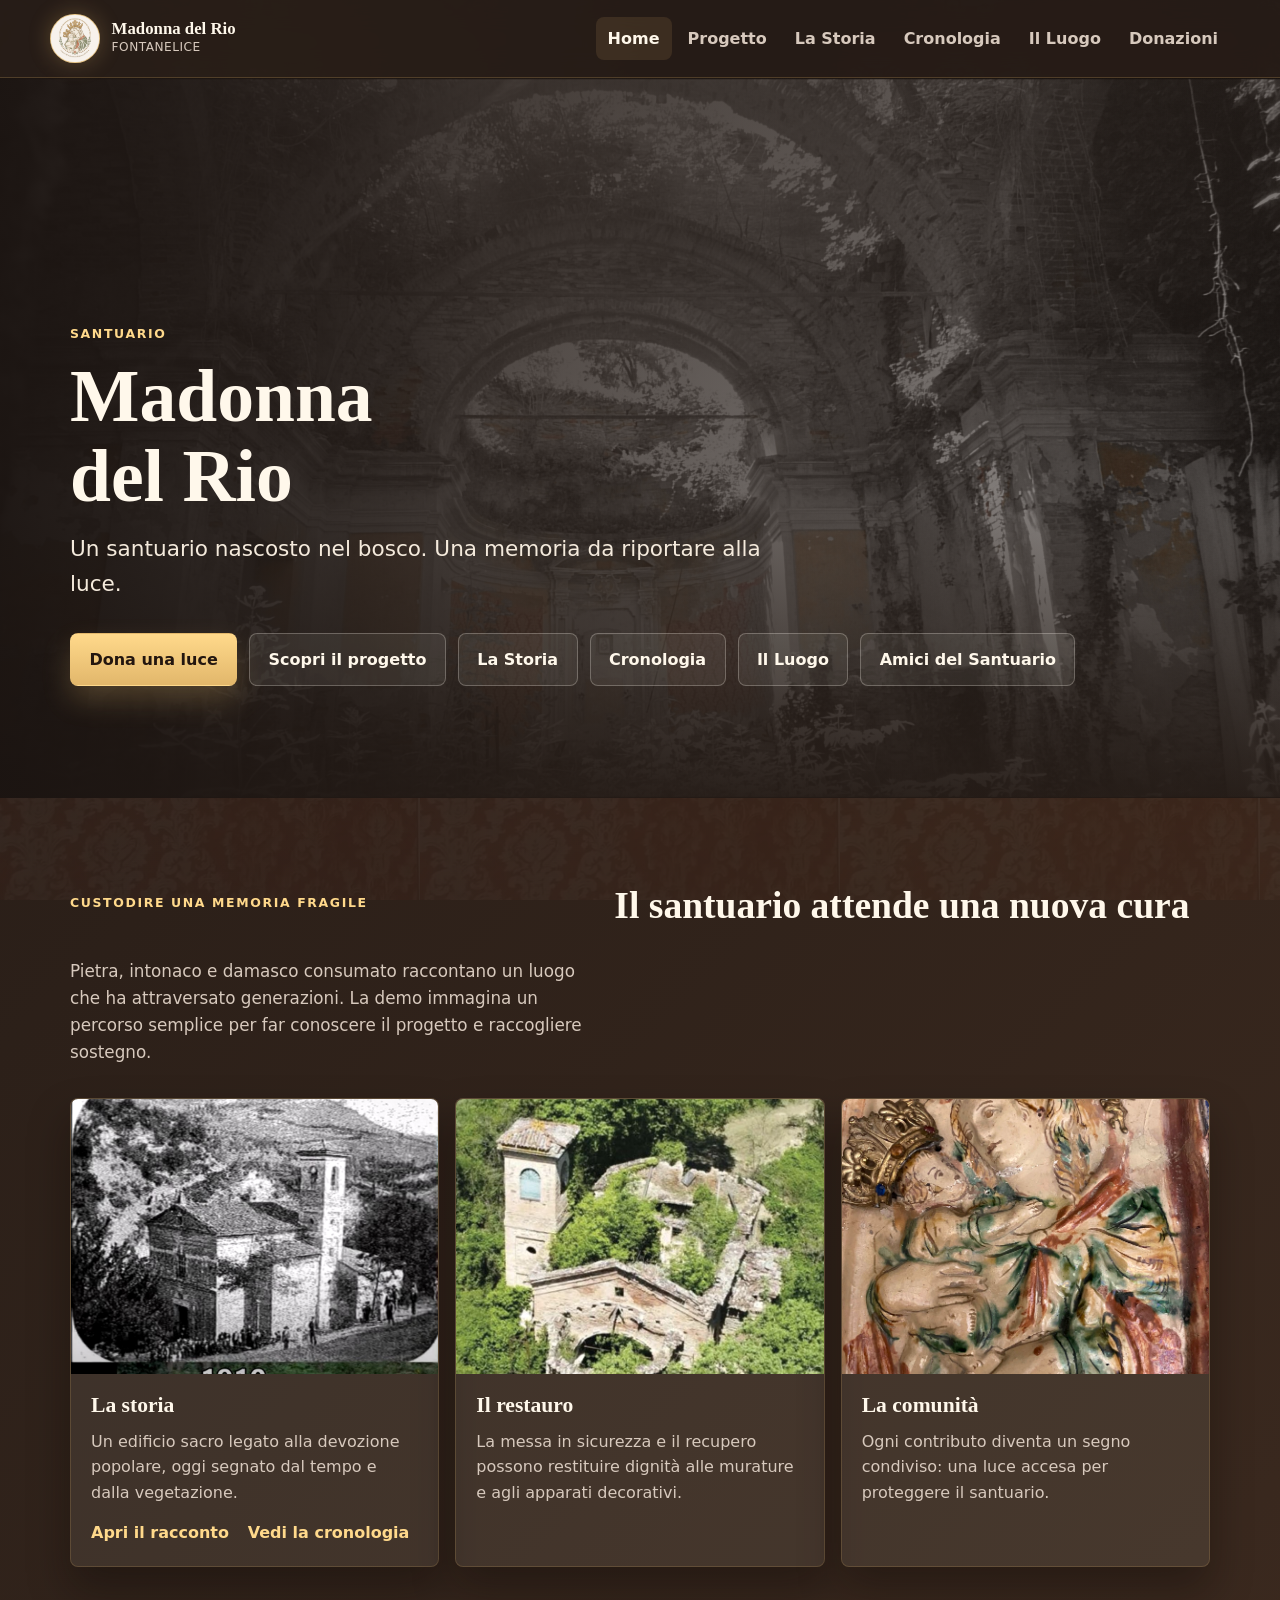
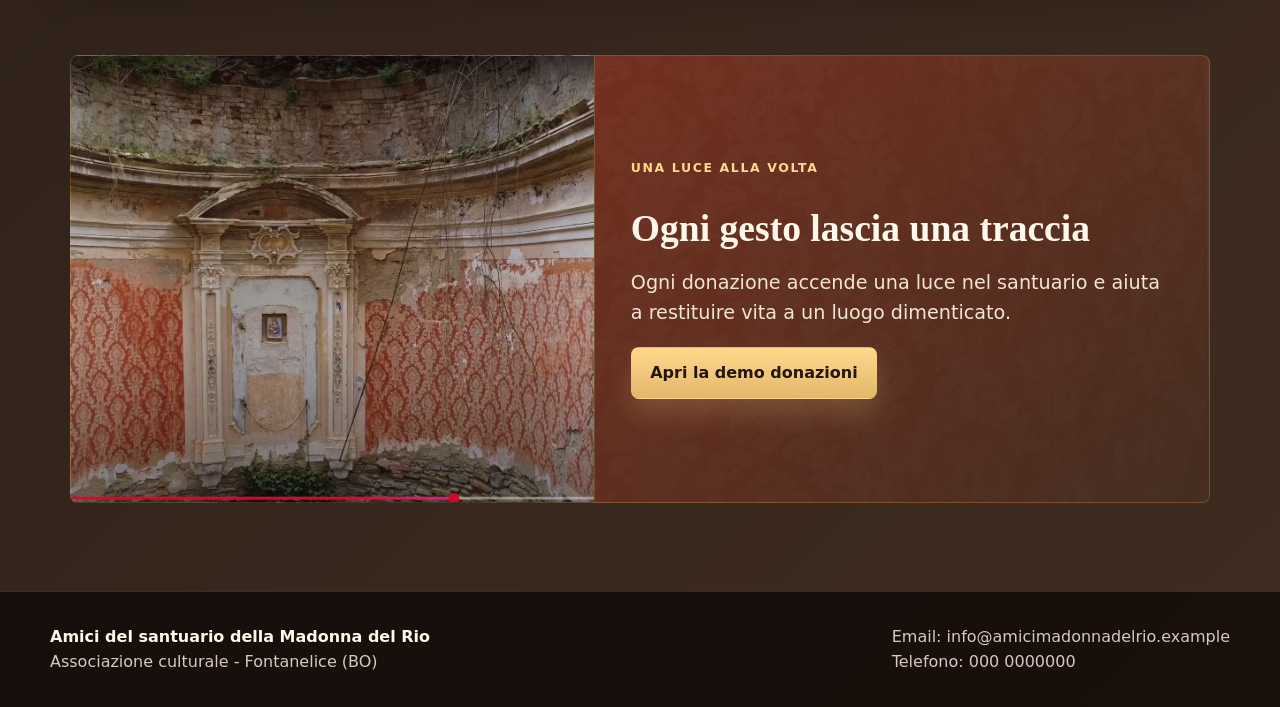
<file: index.html>
<!doctype html>
<html lang="it">
  <head>
    <meta charset="utf-8">
    <meta name="viewport" content="width=device-width, initial-scale=1">
    <title>Madonna del Rio - Fontanelice</title>
    <meta
      name="description"
      content="Demo statica per raccontare il santuario della Madonna del Rio e simulare una raccolta donazioni simbolica."
    >
    <link rel="icon" href="assets/logo-amici-santuario.png">
    <link rel="stylesheet" href="style.css?v=20260617-cronologia">
  </head>
  <body data-page="home">
    <a class="skip-link" href="#contenuto">Vai al contenuto</a>

    <header class="site-header">
      <a class="brand" href="index.html" aria-label="Madonna del Rio - home">
        <img class="brand-logo" src="assets/logo-amici-santuario.png" alt="" aria-hidden="true">
        <span>
          <strong>Madonna del Rio</strong>
          <small>Fontanelice</small>
        </span>
      </a>
      <nav class="site-nav" aria-label="Navigazione principale">
        <a href="index.html" aria-current="page">Home</a>
        <a href="#progetto">Progetto</a>
        <a href="storia.html">La Storia</a>
        <a href="cronologia.html">Cronologia</a>
        <a href="luogo.html">Il Luogo</a>
        <a href="donazioni.html">Donazioni</a>
      </nav>
    </header>

    <main id="contenuto">
      <section class="hero hero-home" aria-labelledby="titolo-home">
        <div class="hero-overlay"></div>
        <div class="hero-content">
          <p class="eyebrow">Santuario</p>
          <h1 id="titolo-home">Madonna del Rio</h1>
          <p class="hero-subtitle">Un santuario nascosto nel bosco. Una memoria da riportare alla luce.</p>
          <div class="hero-actions">
            <a class="button button-primary" href="donazioni.html">Dona una luce</a>
            <a class="button button-secondary" href="#progetto">Scopri il progetto</a>
            <a class="button button-secondary" href="storia.html">La Storia</a>
            <a class="button button-secondary" href="cronologia.html">Cronologia</a>
            <a class="button button-secondary" href="luogo.html">Il Luogo</a>
            <a class="button button-secondary" href="amici.html">Amici del Santuario</a>
          </div>
        </div>
      </section>

      <section class="section intro-section" id="progetto" aria-labelledby="titolo-progetto">
        <div class="section-heading">
          <p class="eyebrow">Custodire una memoria fragile</p>
          <h2 id="titolo-progetto">Il santuario attende una nuova cura</h2>
          <p>
            Pietra, intonaco e damasco consumato raccontano un luogo che ha attraversato generazioni.
            La demo immagina un percorso semplice per far conoscere il progetto e raccogliere sostegno.
          </p>
        </div>

        <div class="feature-grid">
          <article class="feature-card">
            <img src="assets/madonna-del-rio-1910.jpg" alt="Fotografia storica in bianco e nero del santuario della Madonna del Rio nel 1910">
            <div>
              <h3>La storia</h3>
              <p>Un edificio sacro legato alla devozione popolare, oggi segnato dal tempo e dalla vegetazione.</p>
              <a class="text-link" href="storia.html">Apri il racconto</a>
              <a class="text-link" href="cronologia.html">Vedi la cronologia</a>
            </div>
          </article>

          <article class="feature-card">
            <img src="assets/madonna-del-rio-dall-alto.jpg" alt="Vista dall'alto del santuario della Madonna del Rio">
            <div>
              <h3>Il restauro</h3>
              <p>La messa in sicurezza e il recupero possono restituire dignità alle murature e agli apparati decorativi.</p>
            </div>
          </article>

          <article class="feature-card feature-card-texture">
            <img src="assets/madonnina-originale.jpeg" alt="Formella originale della Madonnina ritrovata">
            <div>
              <h3>La comunità</h3>
              <p>Ogni contributo diventa un segno condiviso: una luce accesa per proteggere il santuario.</p>
            </div>
          </article>
        </div>
      </section>

      <section class="section light-callout" aria-labelledby="titolo-luce">
        <div class="callout-media" aria-hidden="true"></div>
        <div class="callout-content">
          <p class="eyebrow">Una luce alla volta</p>
          <h2 id="titolo-luce">Ogni gesto lascia una traccia</h2>
          <p>
            Ogni donazione accende una luce nel santuario e aiuta a restituire vita a un luogo dimenticato.
          </p>
          <a class="button button-primary" href="donazioni.html">Apri la demo donazioni</a>
        </div>
      </section>
    </main>

    <footer class="site-footer">
      <div>
        <strong>Amici del santuario della Madonna del Rio</strong>
        <p>Associazione culturale - Fontanelice (BO)</p>
      </div>
      <div>
        <p>Email: info@amicimadonnadelrio.example</p>
        <p>Telefono: 000 0000000</p>
      </div>
    </footer>

    <script src="app.js"></script>
  </body>
</html>
</file>
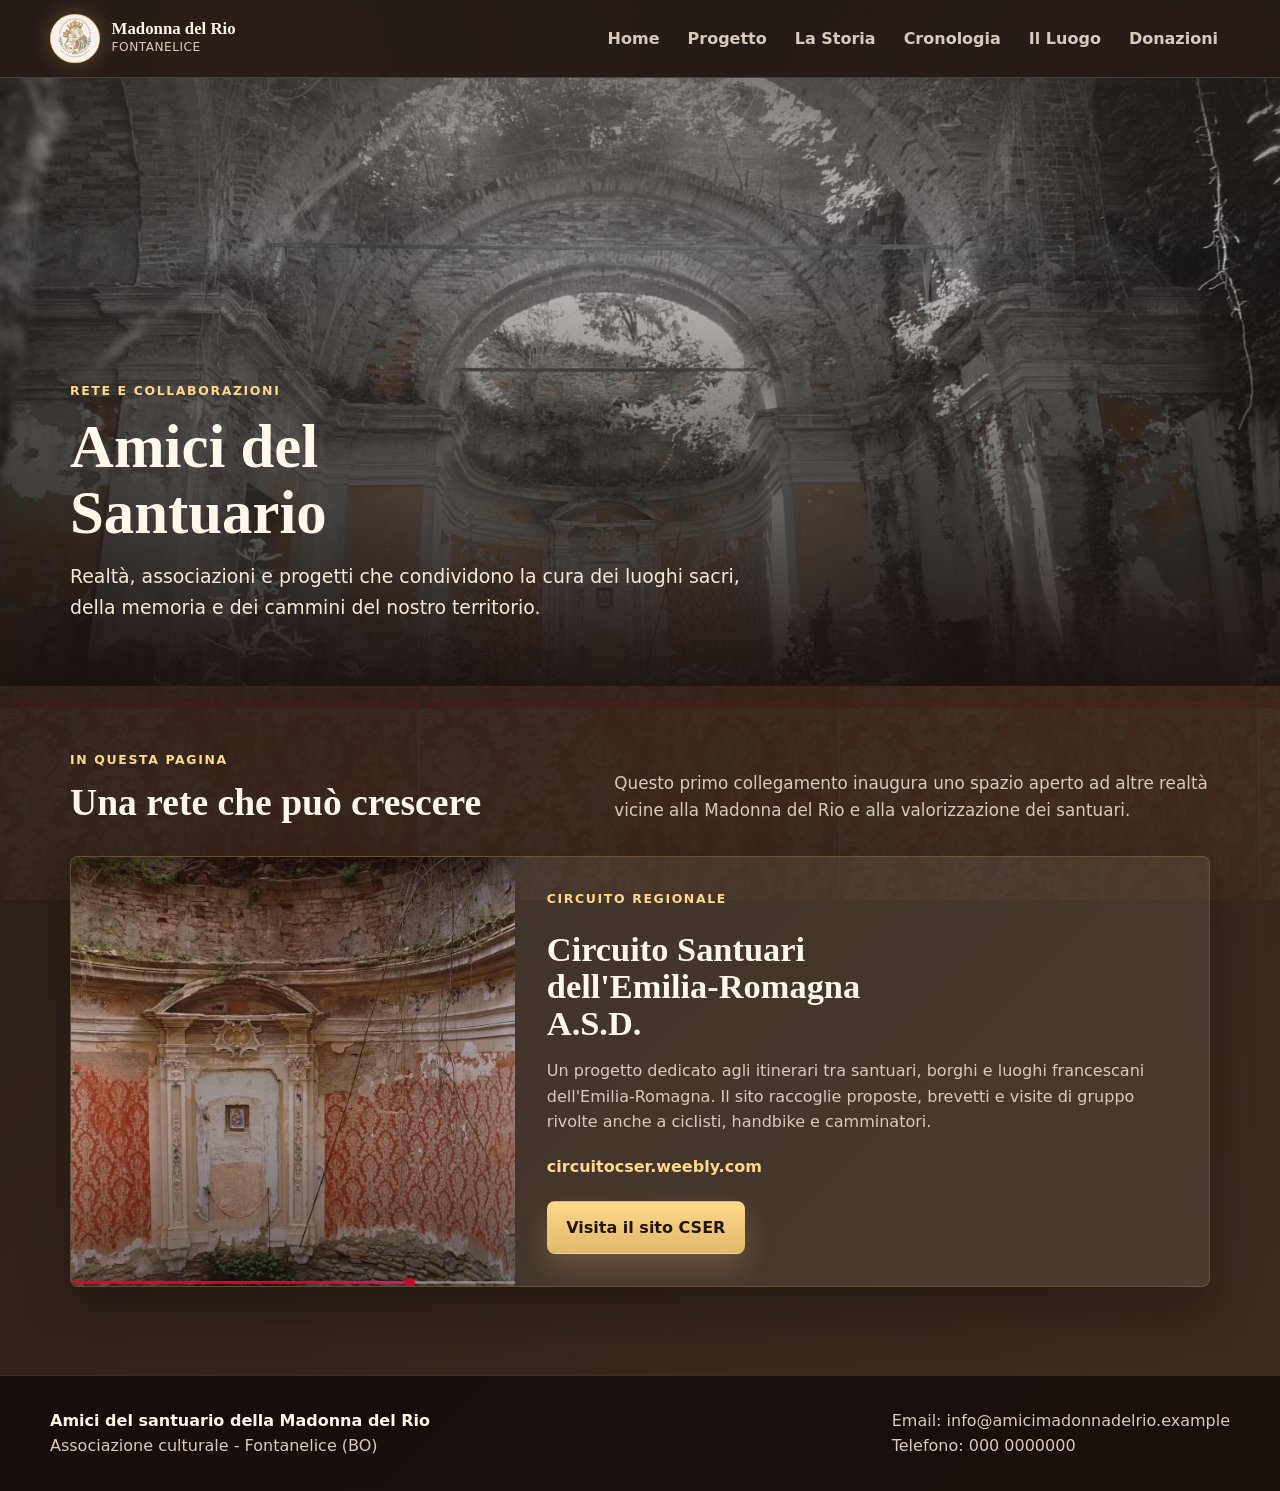
<file: amici.html>
<!doctype html>
<html lang="it">
  <head>
    <meta charset="utf-8">
    <meta name="viewport" content="width=device-width, initial-scale=1">
    <title>Amici del Santuario - Madonna del Rio</title>
    <meta
      name="description"
      content="Siti, associazioni e realtà vicine al progetto di recupero del santuario della Madonna del Rio."
    >
    <link rel="icon" href="assets/logo-amici-santuario.png">
    <link rel="stylesheet" href="style.css?v=20260621-amici">
  </head>
  <body data-page="amici">
    <a class="skip-link" href="#contenuto">Vai al contenuto</a>

    <header class="site-header">
      <a class="brand" href="index.html" aria-label="Madonna del Rio - home">
        <img class="brand-logo" src="assets/logo-amici-santuario.png" alt="" aria-hidden="true">
        <span>
          <strong>Madonna del Rio</strong>
          <small>Fontanelice</small>
        </span>
      </a>
      <nav class="site-nav" aria-label="Navigazione principale">
        <a href="index.html">Home</a>
        <a href="index.html#progetto">Progetto</a>
        <a href="storia.html">La Storia</a>
        <a href="cronologia.html">Cronologia</a>
        <a href="luogo.html">Il Luogo</a>
        <a href="donazioni.html">Donazioni</a>
      </nav>
    </header>

    <main id="contenuto" class="friends-page">
      <section class="friends-hero" aria-labelledby="titolo-amici">
        <div class="friends-hero-content">
          <p class="eyebrow">Rete e collaborazioni</p>
          <h1 id="titolo-amici">Amici del Santuario</h1>
          <p>
            Realtà, associazioni e progetti che condividono la cura dei luoghi sacri,
            della memoria e dei cammini del nostro territorio.
          </p>
        </div>
      </section>

      <section class="friends-directory" aria-labelledby="titolo-rete">
        <div class="section-heading">
          <div>
            <p class="eyebrow">In questa pagina</p>
            <h2 id="titolo-rete">Una rete che può crescere</h2>
          </div>
          <p>
            Questo primo collegamento inaugura uno spazio aperto ad altre realtà vicine
            alla Madonna del Rio e alla valorizzazione dei santuari.
          </p>
        </div>

        <article class="friend-entry">
          <div class="friend-visual" role="img" aria-label="Interno del santuario della Madonna del Rio"></div>
          <div class="friend-copy">
            <p class="eyebrow">Circuito regionale</p>
            <h2>Circuito Santuari dell'Emilia-Romagna A.S.D.</h2>
            <p>
              Un progetto dedicato agli itinerari tra santuari, borghi e luoghi francescani
              dell'Emilia-Romagna. Il sito raccoglie proposte, brevetti e visite di gruppo
              rivolte anche a ciclisti, handbike e camminatori.
            </p>
            <p class="friend-domain">circuitocser.weebly.com</p>
            <a
              class="button button-primary"
              href="https://circuitocser.weebly.com/"
              target="_blank"
              rel="noopener"
            >
              Visita il sito CSER
            </a>
          </div>
        </article>
      </section>
    </main>

    <footer class="site-footer">
      <div>
        <strong>Amici del santuario della Madonna del Rio</strong>
        <p>Associazione culturale - Fontanelice (BO)</p>
      </div>
      <div>
        <p>Email: info@amicimadonnadelrio.example</p>
        <p>Telefono: 000 0000000</p>
      </div>
    </footer>

    <script src="app.js"></script>
  </body>
</html>
</file>
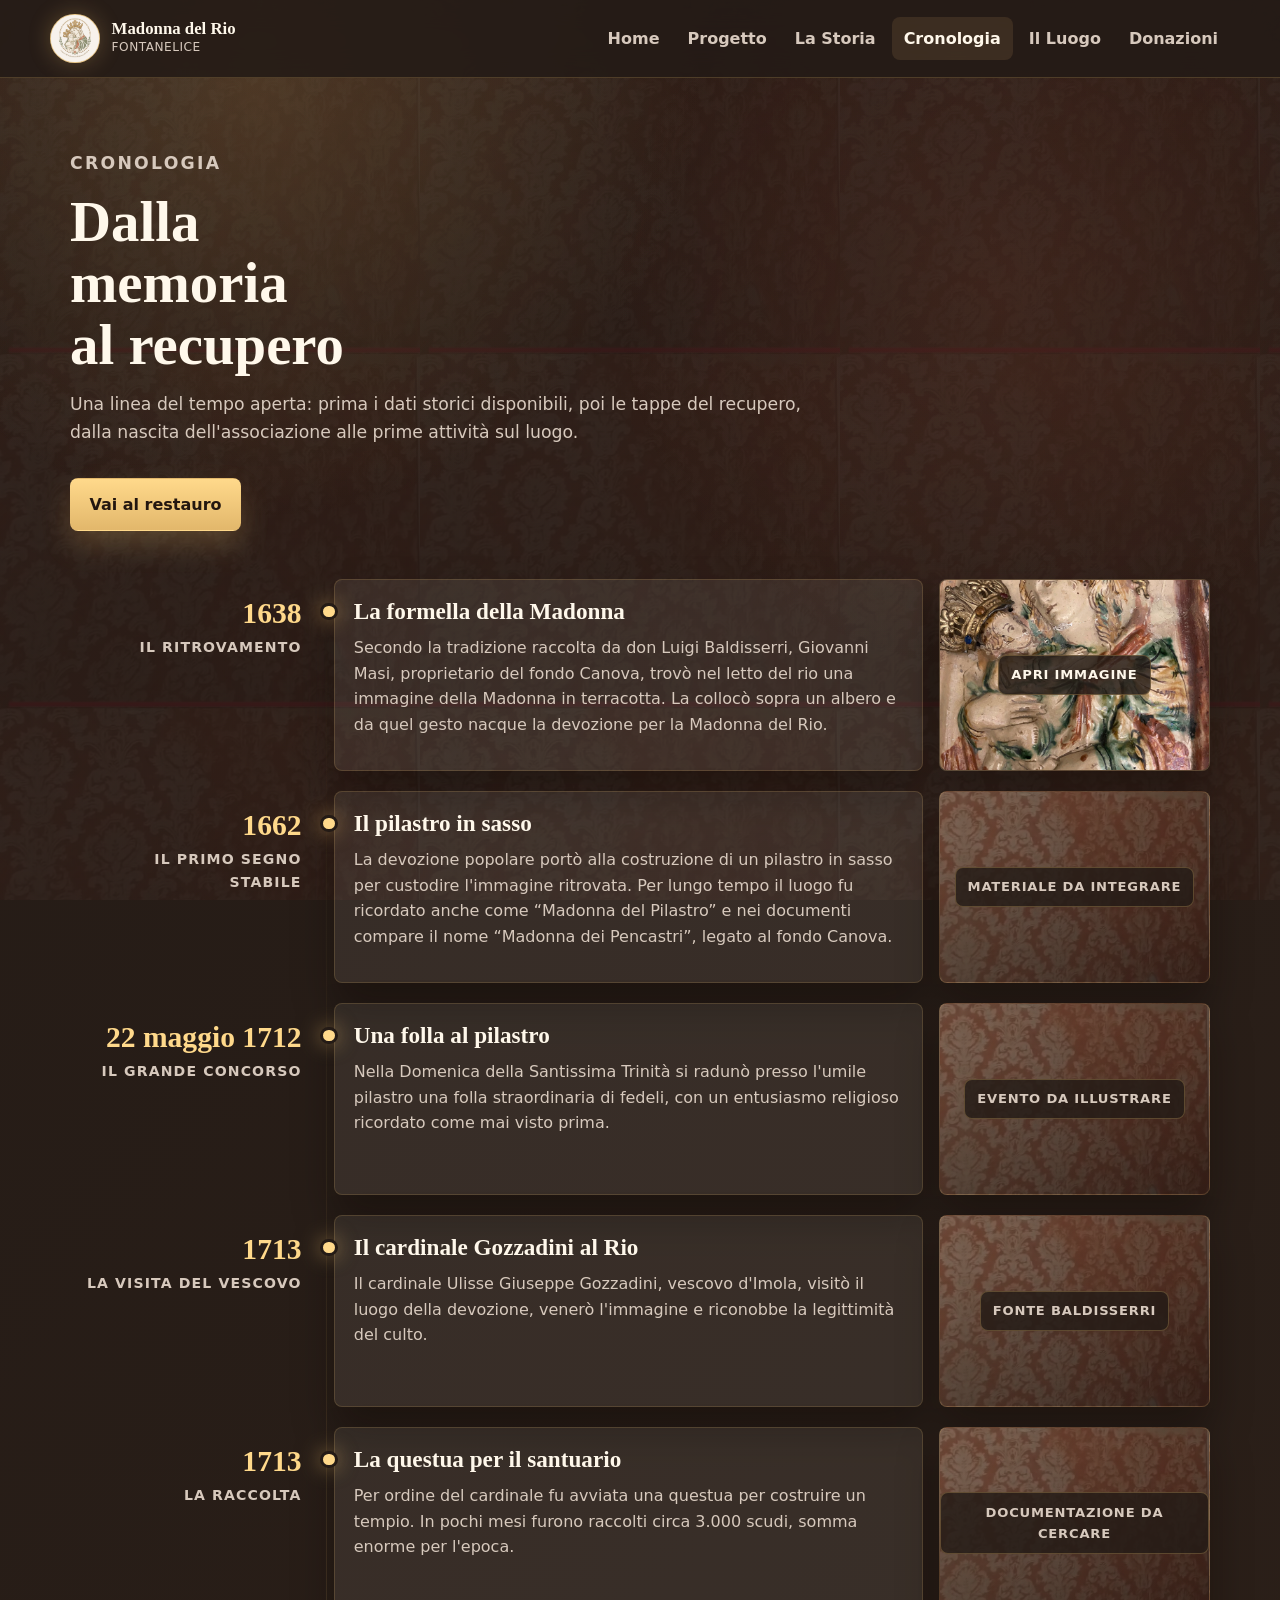
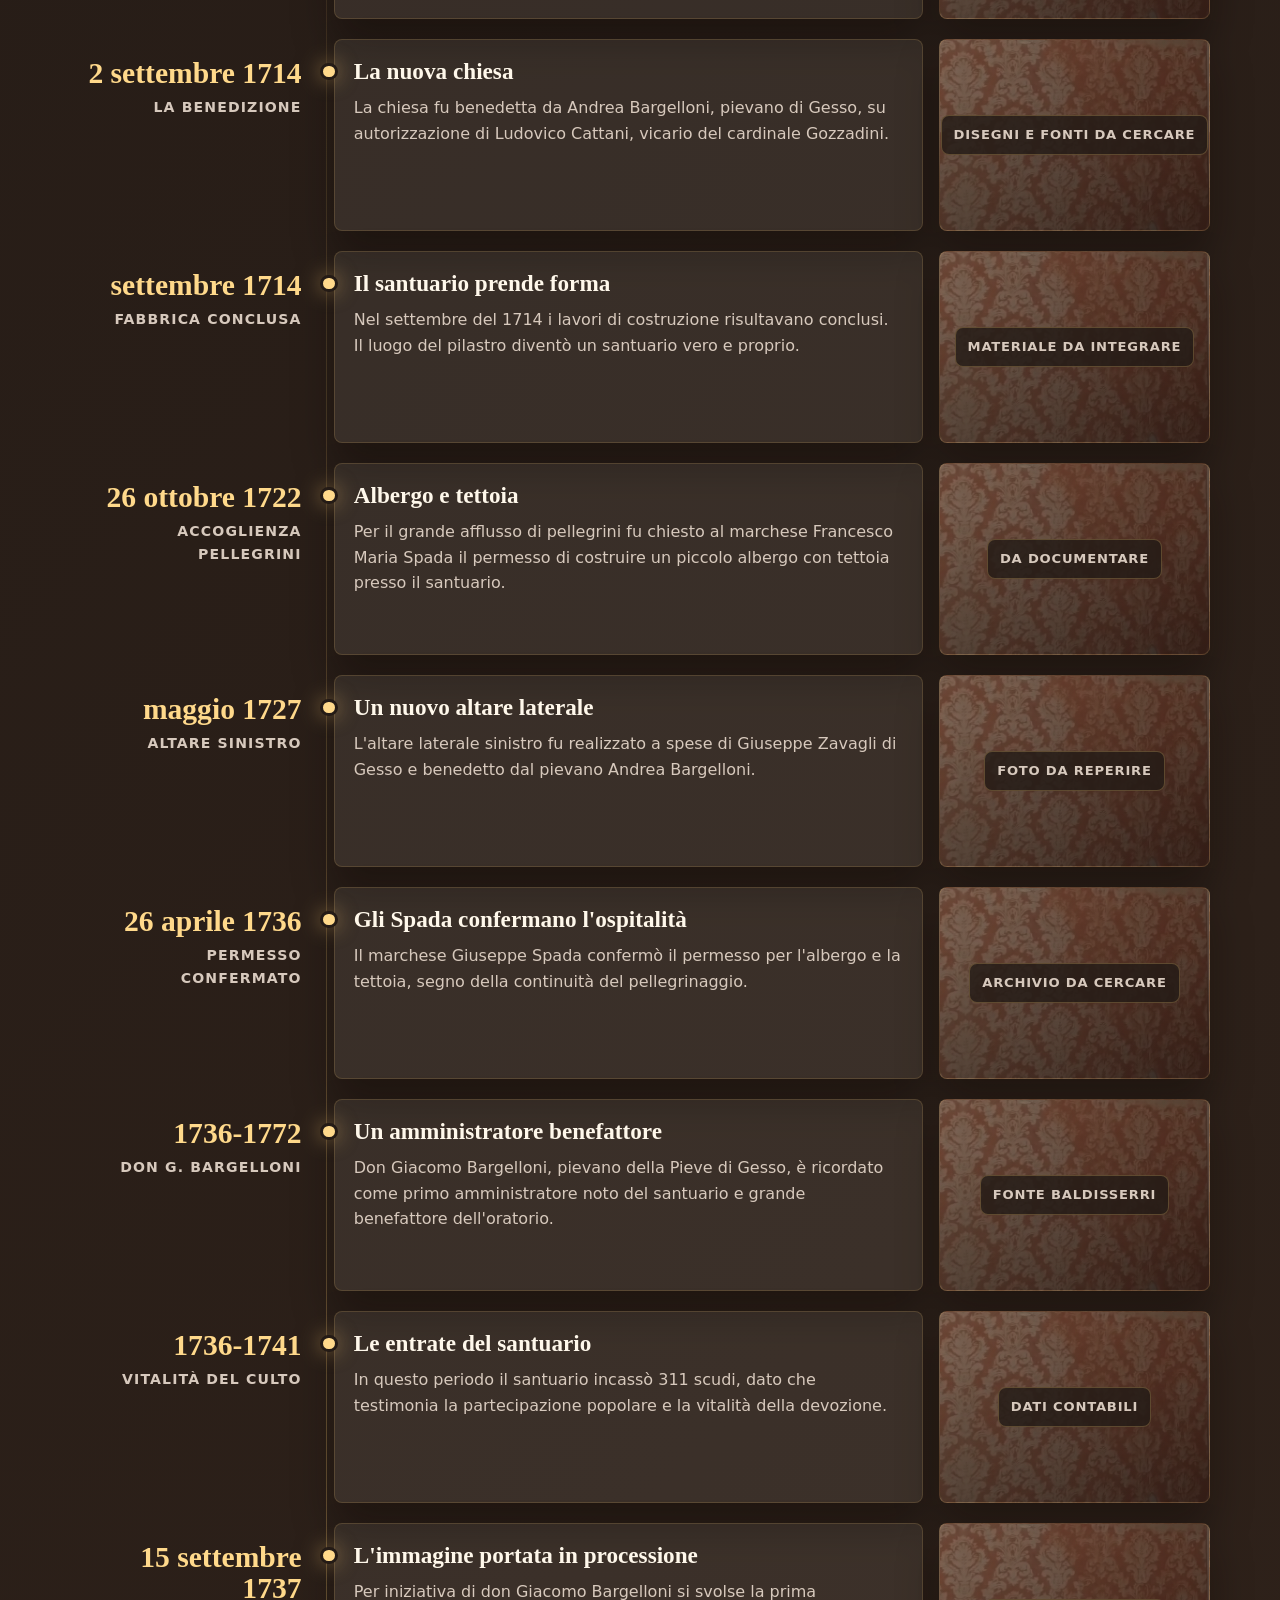
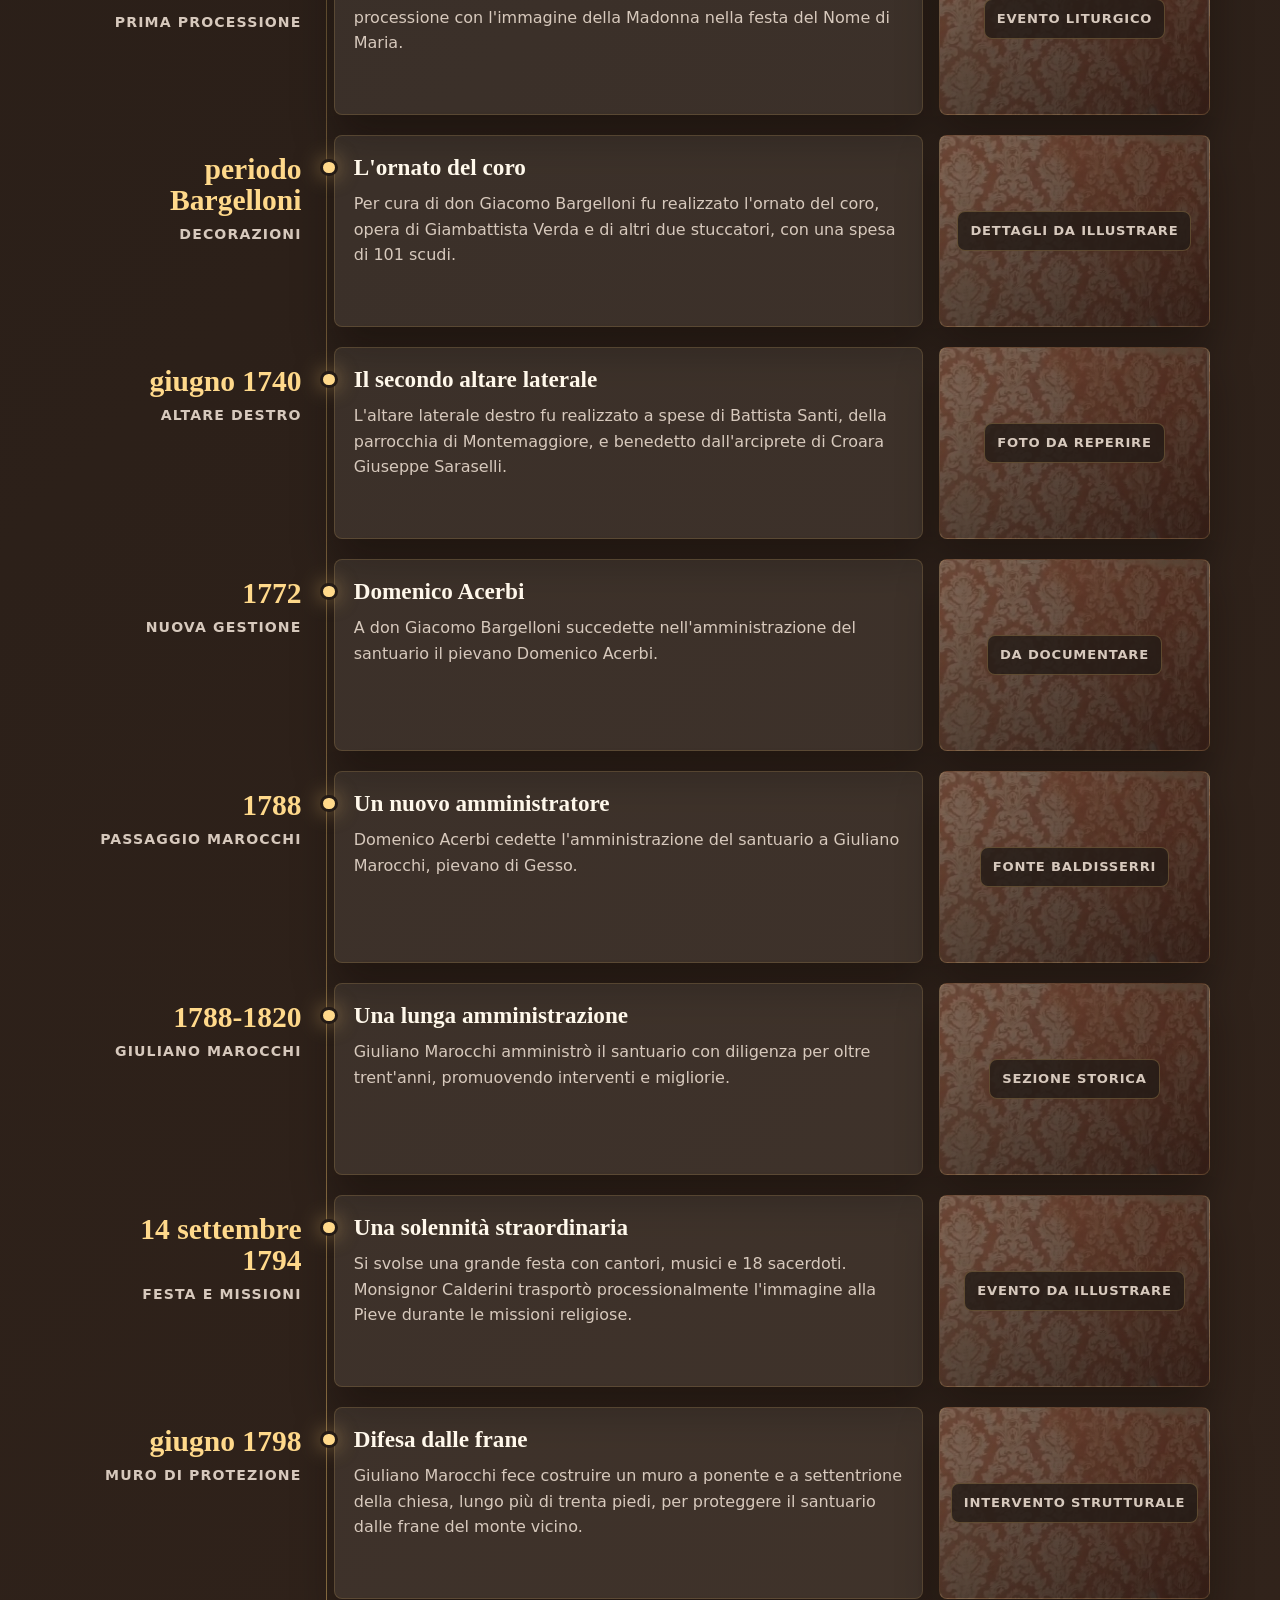
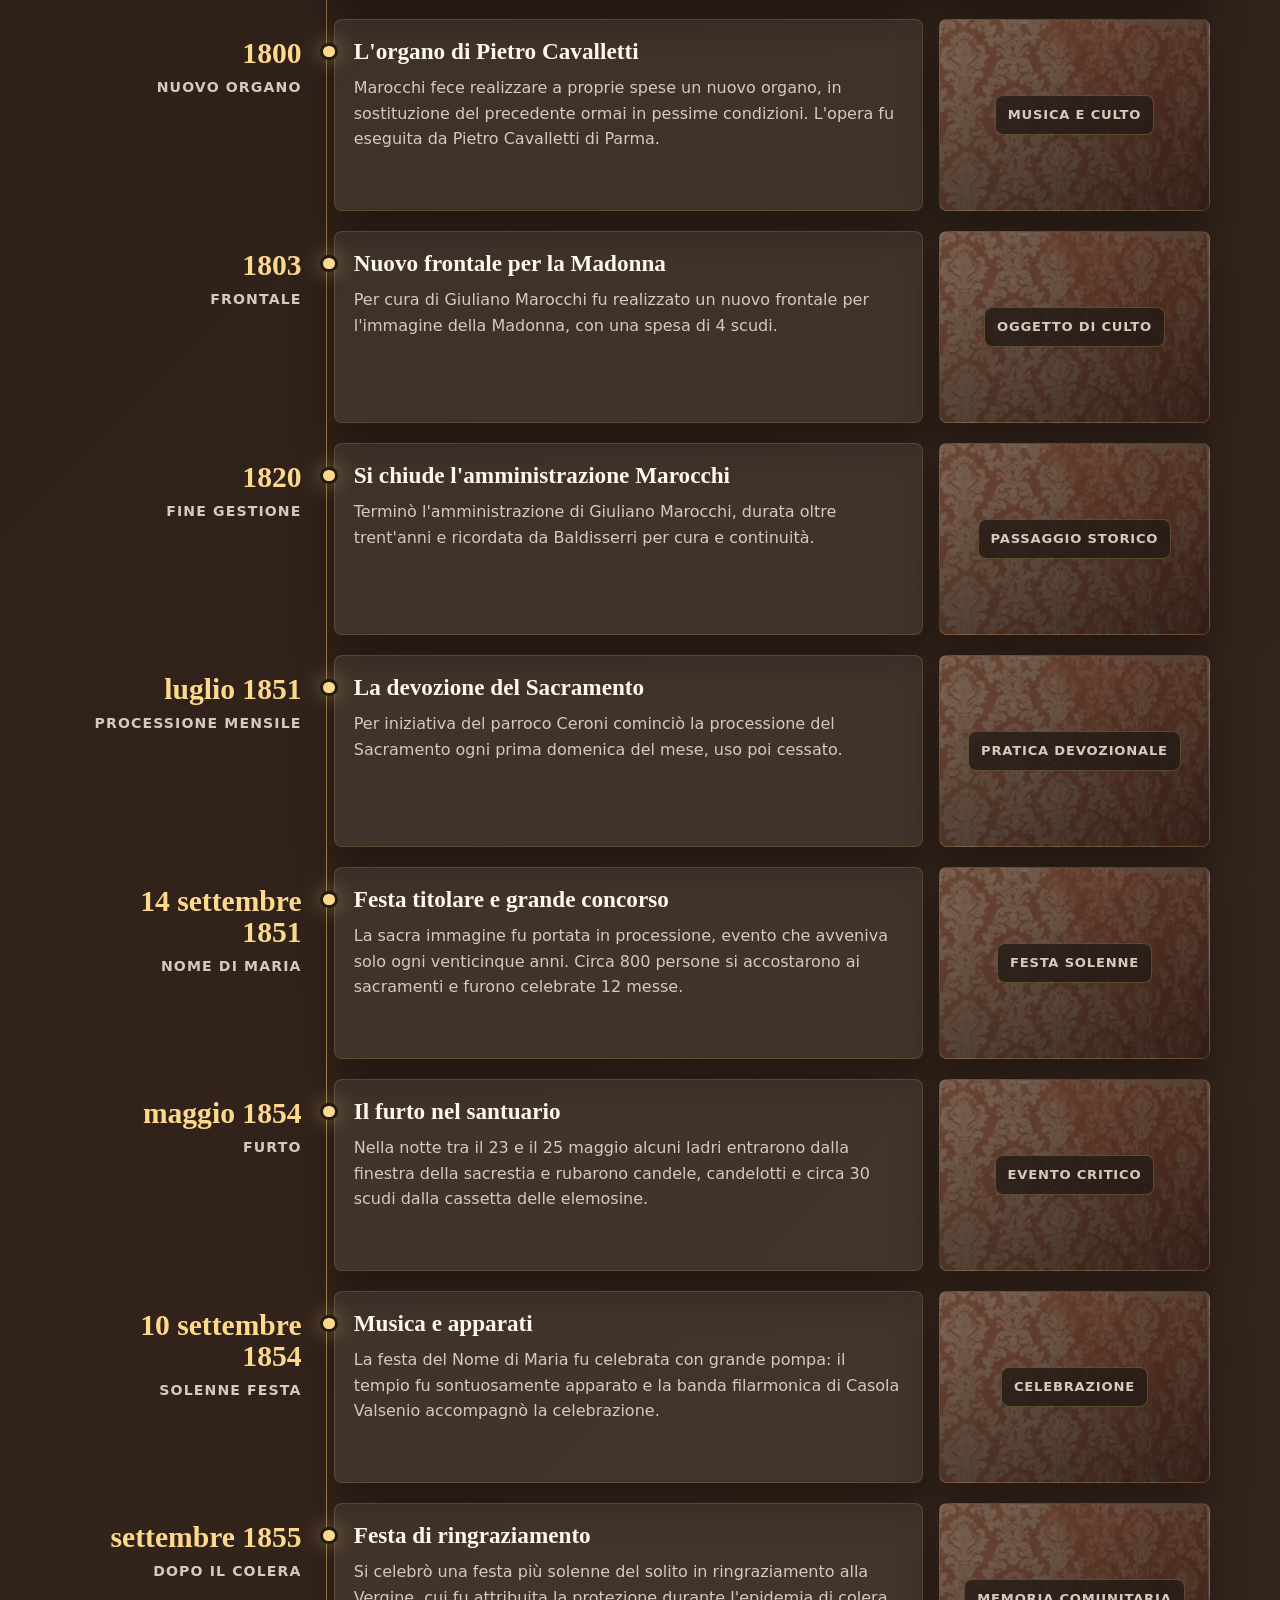
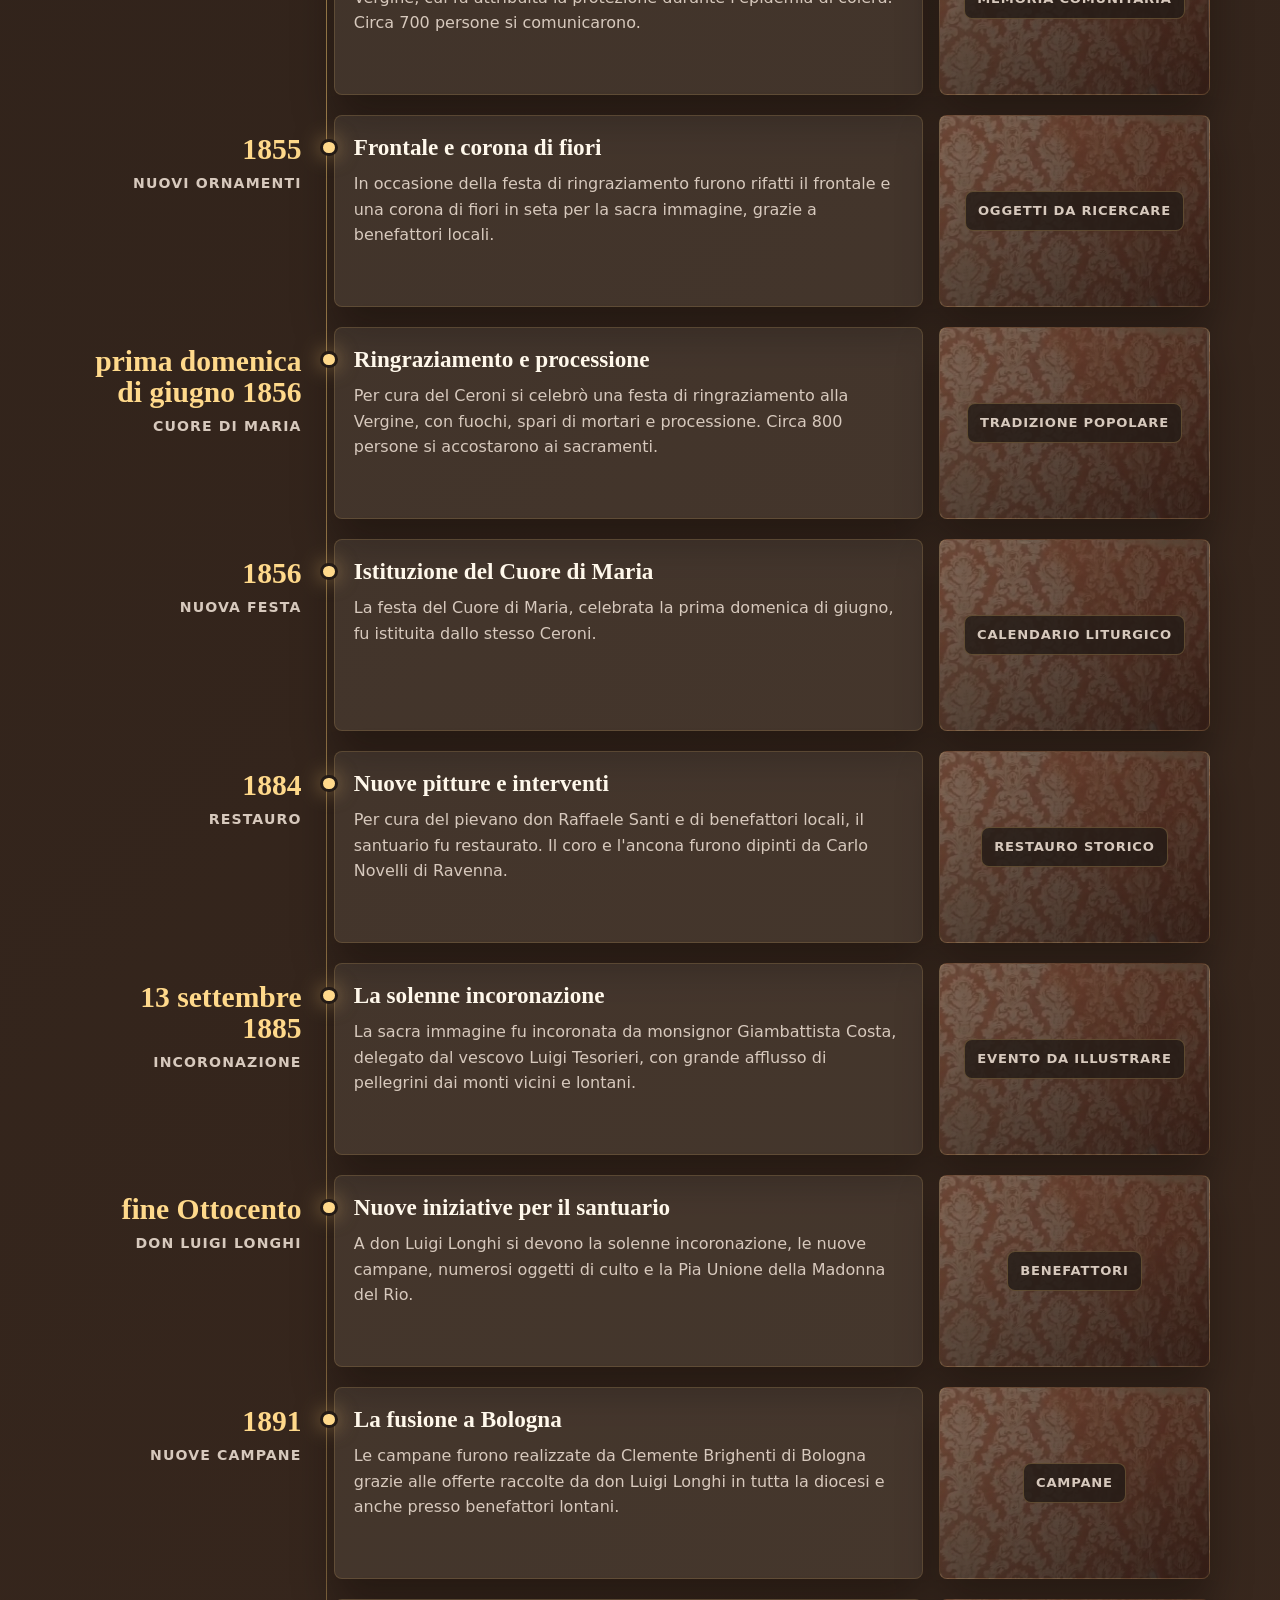
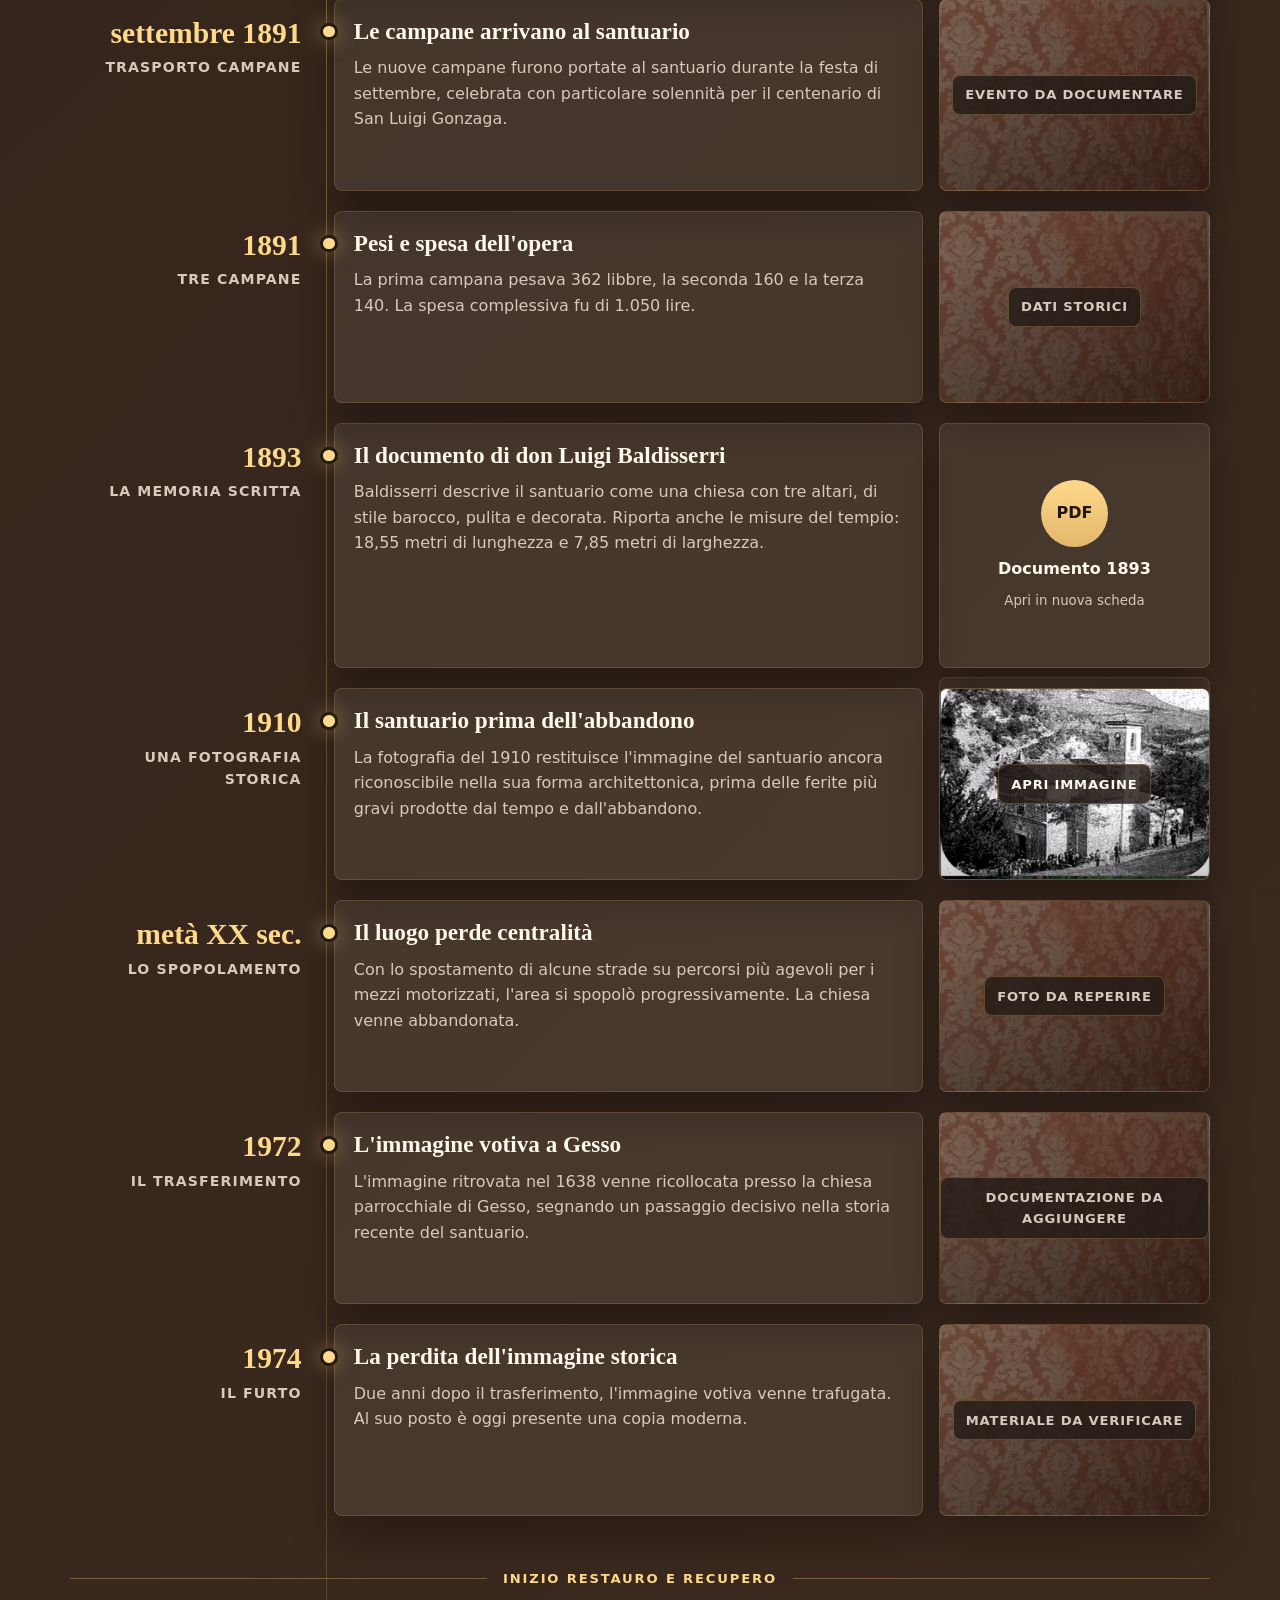
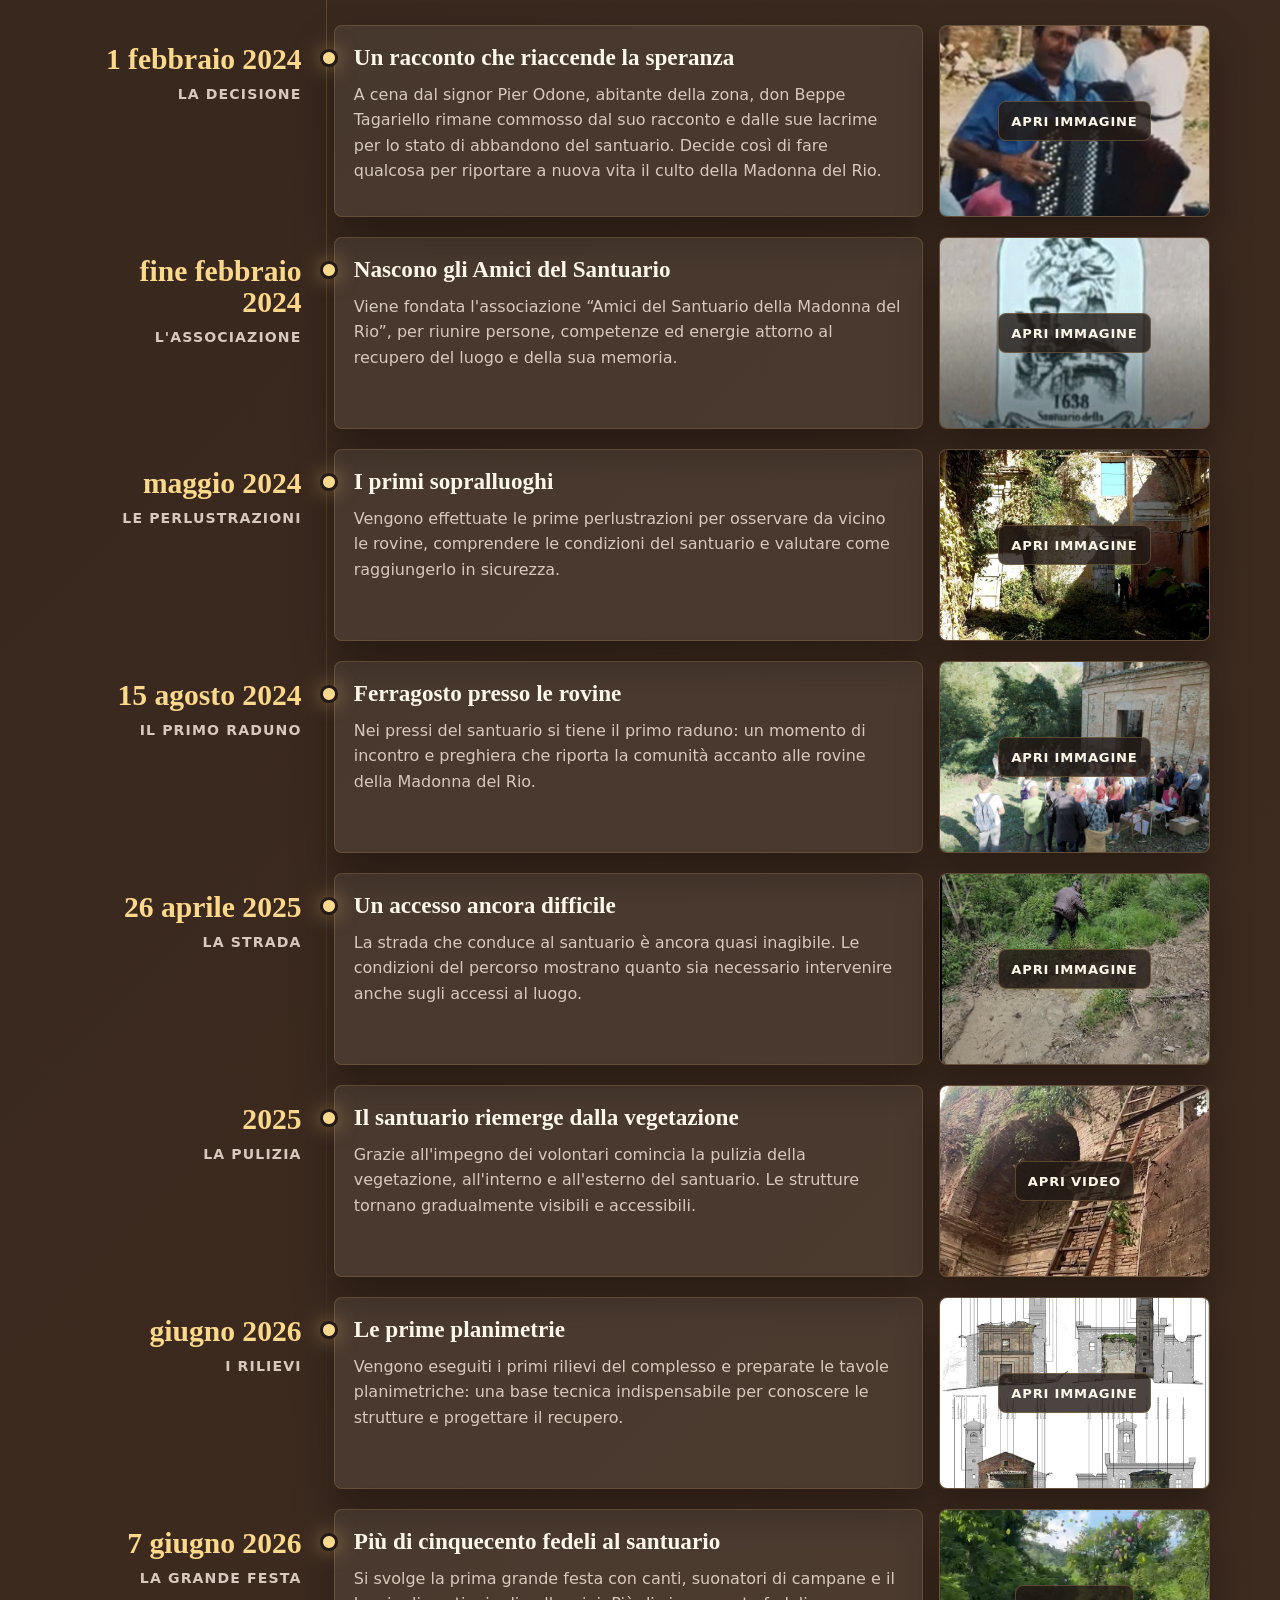
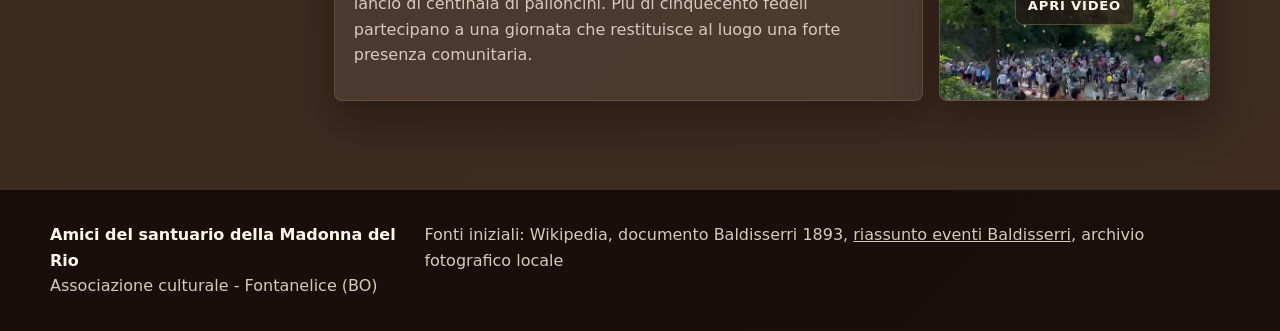
<file: cronologia.html>
<!doctype html>
<html lang="it">
  <head>
    <meta charset="utf-8">
    <meta name="viewport" content="width=device-width, initial-scale=1">
    <title>Cronologia - Madonna del Rio</title>
    <meta
      name="description"
      content="Cronologia storica e tappe del recupero del santuario della Madonna del Rio."
    >
    <link rel="icon" href="assets/logo-amici-santuario.png">
    <link rel="stylesheet" href="style.css?v=20260620-restauro">
  </head>
  <body data-page="cronologia">
    <a class="skip-link" href="#contenuto">Vai al contenuto</a>

    <header class="site-header">
      <a class="brand" href="index.html" aria-label="Madonna del Rio - home">
        <img class="brand-logo" src="assets/logo-amici-santuario.png" alt="" aria-hidden="true">
        <span>
          <strong>Madonna del Rio</strong>
          <small>Fontanelice</small>
        </span>
      </a>
      <nav class="site-nav" aria-label="Navigazione principale">
        <a href="index.html">Home</a>
        <a href="index.html#progetto">Progetto</a>
        <a href="storia.html">La Storia</a>
        <a href="cronologia.html" aria-current="page">Cronologia</a>
        <a href="luogo.html">Il Luogo</a>
        <a href="donazioni.html">Donazioni</a>
      </nav>
    </header>

    <main id="contenuto" class="timeline-page">
      <section class="timeline-hero" aria-labelledby="titolo-cronologia">
        <p class="eyebrow">Cronologia</p>
        <h1 id="titolo-cronologia">Dalla memoria al recupero</h1>
        <p>
          Una linea del tempo aperta: prima i dati storici disponibili, poi le tappe del recupero,
          dalla nascita dell'associazione alle prime attività sul luogo.
        </p>
        <div class="hero-actions">
          <a class="button button-primary" href="#inizio-restauro">Vai al restauro</a>
        </div>
      </section>

      <section class="timeline" aria-label="Cronologia del santuario e del recupero">
        <article class="timeline-item">
          <div class="timeline-date">
            <span>1638</span>
            <strong>Il ritrovamento</strong>
          </div>
          <div class="timeline-body">
            <h2>La formella della Madonna</h2>
            <p>
              Secondo la tradizione raccolta da don Luigi Baldisserri, Giovanni Masi, proprietario
              del fondo Canova, trovò nel letto del rio una immagine della Madonna in terracotta.
              La collocò sopra un albero e da quel gesto nacque la devozione per la Madonna del Rio.
            </p>
          </div>
          <div class="timeline-media">
            <a class="media-thumb" href="assets/madonnina-originale.jpeg" target="_blank" rel="noopener">
              <img src="assets/madonnina-originale.jpeg" alt="Formella originale della Madonna del Rio">
              <span>Apri immagine</span>
            </a>
          </div>
        </article>

        <article class="timeline-item">
          <div class="timeline-date">
            <span>1662</span>
            <strong>Il primo segno stabile</strong>
          </div>
          <div class="timeline-body">
            <h2>Il pilastro in sasso</h2>
            <p>
              La devozione popolare portò alla costruzione di un pilastro in sasso per custodire
              l'immagine ritrovata. Per lungo tempo il luogo fu ricordato anche come “Madonna del
              Pilastro” e nei documenti compare il nome “Madonna dei Pencastri”, legato al fondo Canova.
            </p>
          </div>
          <div class="timeline-media">
            <div class="media-placeholder">
              <span>Materiale da integrare</span>
            </div>
          </div>
        </article>

        <article class="timeline-item">
          <div class="timeline-date">
            <span>22 maggio 1712</span>
            <strong>Il grande concorso</strong>
          </div>
          <div class="timeline-body">
            <h2>Una folla al pilastro</h2>
            <p>
              Nella Domenica della Santissima Trinità si radunò presso l'umile pilastro una folla
              straordinaria di fedeli, con un entusiasmo religioso ricordato come mai visto prima.
            </p>
          </div>
          <div class="timeline-media">
            <div class="media-placeholder">
              <span>Evento da illustrare</span>
            </div>
          </div>
        </article>

        <article class="timeline-item">
          <div class="timeline-date">
            <span>1713</span>
            <strong>La visita del vescovo</strong>
          </div>
          <div class="timeline-body">
            <h2>Il cardinale Gozzadini al Rio</h2>
            <p>
              Il cardinale Ulisse Giuseppe Gozzadini, vescovo d'Imola, visitò il luogo della
              devozione, venerò l'immagine e riconobbe la legittimità del culto.
            </p>
          </div>
          <div class="timeline-media">
            <div class="media-placeholder">
              <span>Fonte Baldisserri</span>
            </div>
          </div>
        </article>

        <article class="timeline-item">
          <div class="timeline-date">
            <span>1713</span>
            <strong>La raccolta</strong>
          </div>
          <div class="timeline-body">
            <h2>La questua per il santuario</h2>
            <p>
              Per ordine del cardinale fu avviata una questua per costruire un tempio. In pochi
              mesi furono raccolti circa 3.000 scudi, somma enorme per l'epoca.
            </p>
          </div>
          <div class="timeline-media">
            <div class="media-placeholder">
              <span>Documentazione da cercare</span>
            </div>
          </div>
        </article>

        <article class="timeline-item">
          <div class="timeline-date">
            <span>2 settembre 1714</span>
            <strong>La benedizione</strong>
          </div>
          <div class="timeline-body">
            <h2>La nuova chiesa</h2>
            <p>
              La chiesa fu benedetta da Andrea Bargelloni, pievano di Gesso, su autorizzazione di
              Ludovico Cattani, vicario del cardinale Gozzadini.
            </p>
          </div>
          <div class="timeline-media">
            <div class="media-placeholder">
              <span>Disegni e fonti da cercare</span>
            </div>
          </div>
        </article>

        <article class="timeline-item">
          <div class="timeline-date">
            <span>settembre 1714</span>
            <strong>Fabbrica conclusa</strong>
          </div>
          <div class="timeline-body">
            <h2>Il santuario prende forma</h2>
            <p>
              Nel settembre del 1714 i lavori di costruzione risultavano conclusi. Il luogo del
              pilastro diventò un santuario vero e proprio.
            </p>
          </div>
          <div class="timeline-media">
            <div class="media-placeholder">
              <span>Materiale da integrare</span>
            </div>
          </div>
        </article>

        <article class="timeline-item">
          <div class="timeline-date">
            <span>26 ottobre 1722</span>
            <strong>Accoglienza pellegrini</strong>
          </div>
          <div class="timeline-body">
            <h2>Albergo e tettoia</h2>
            <p>
              Per il grande afflusso di pellegrini fu chiesto al marchese Francesco Maria Spada
              il permesso di costruire un piccolo albergo con tettoia presso il santuario.
            </p>
          </div>
          <div class="timeline-media">
            <div class="media-placeholder">
              <span>Da documentare</span>
            </div>
          </div>
        </article>

        <article class="timeline-item">
          <div class="timeline-date">
            <span>maggio 1727</span>
            <strong>Altare sinistro</strong>
          </div>
          <div class="timeline-body">
            <h2>Un nuovo altare laterale</h2>
            <p>
              L'altare laterale sinistro fu realizzato a spese di Giuseppe Zavagli di Gesso e
              benedetto dal pievano Andrea Bargelloni.
            </p>
          </div>
          <div class="timeline-media">
            <div class="media-placeholder">
              <span>Foto da reperire</span>
            </div>
          </div>
        </article>

        <article class="timeline-item">
          <div class="timeline-date">
            <span>26 aprile 1736</span>
            <strong>Permesso confermato</strong>
          </div>
          <div class="timeline-body">
            <h2>Gli Spada confermano l'ospitalità</h2>
            <p>
              Il marchese Giuseppe Spada confermò il permesso per l'albergo e la tettoia,
              segno della continuità del pellegrinaggio.
            </p>
          </div>
          <div class="timeline-media">
            <div class="media-placeholder">
              <span>Archivio da cercare</span>
            </div>
          </div>
        </article>

        <article class="timeline-item">
          <div class="timeline-date">
            <span>1736-1772</span>
            <strong>Don G. Bargelloni</strong>
          </div>
          <div class="timeline-body">
            <h2>Un amministratore benefattore</h2>
            <p>
              Don Giacomo Bargelloni, pievano della Pieve di Gesso, è ricordato come primo
              amministratore noto del santuario e grande benefattore dell'oratorio.
            </p>
          </div>
          <div class="timeline-media">
            <div class="media-placeholder">
              <span>Fonte Baldisserri</span>
            </div>
          </div>
        </article>

        <article class="timeline-item">
          <div class="timeline-date">
            <span>1736-1741</span>
            <strong>Vitalità del culto</strong>
          </div>
          <div class="timeline-body">
            <h2>Le entrate del santuario</h2>
            <p>
              In questo periodo il santuario incassò 311 scudi, dato che testimonia la partecipazione
              popolare e la vitalità della devozione.
            </p>
          </div>
          <div class="timeline-media">
            <div class="media-placeholder">
              <span>Dati contabili</span>
            </div>
          </div>
        </article>

        <article class="timeline-item">
          <div class="timeline-date">
            <span>15 settembre 1737</span>
            <strong>Prima processione</strong>
          </div>
          <div class="timeline-body">
            <h2>L'immagine portata in processione</h2>
            <p>
              Per iniziativa di don Giacomo Bargelloni si svolse la prima processione con
              l'immagine della Madonna nella festa del Nome di Maria.
            </p>
          </div>
          <div class="timeline-media">
            <div class="media-placeholder">
              <span>Evento liturgico</span>
            </div>
          </div>
        </article>

        <article class="timeline-item">
          <div class="timeline-date">
            <span>periodo Bargelloni</span>
            <strong>Decorazioni</strong>
          </div>
          <div class="timeline-body">
            <h2>L'ornato del coro</h2>
            <p>
              Per cura di don Giacomo Bargelloni fu realizzato l'ornato del coro, opera di
              Giambattista Verda e di altri due stuccatori, con una spesa di 101 scudi.
            </p>
          </div>
          <div class="timeline-media">
            <div class="media-placeholder">
              <span>Dettagli da illustrare</span>
            </div>
          </div>
        </article>

        <article class="timeline-item">
          <div class="timeline-date">
            <span>giugno 1740</span>
            <strong>Altare destro</strong>
          </div>
          <div class="timeline-body">
            <h2>Il secondo altare laterale</h2>
            <p>
              L'altare laterale destro fu realizzato a spese di Battista Santi, della parrocchia
              di Montemaggiore, e benedetto dall'arciprete di Croara Giuseppe Saraselli.
            </p>
          </div>
          <div class="timeline-media">
            <div class="media-placeholder">
              <span>Foto da reperire</span>
            </div>
          </div>
        </article>

        <article class="timeline-item">
          <div class="timeline-date">
            <span>1772</span>
            <strong>Nuova gestione</strong>
          </div>
          <div class="timeline-body">
            <h2>Domenico Acerbi</h2>
            <p>
              A don Giacomo Bargelloni succedette nell'amministrazione del santuario il pievano
              Domenico Acerbi.
            </p>
          </div>
          <div class="timeline-media">
            <div class="media-placeholder">
              <span>Da documentare</span>
            </div>
          </div>
        </article>

        <article class="timeline-item">
          <div class="timeline-date">
            <span>1788</span>
            <strong>Passaggio Marocchi</strong>
          </div>
          <div class="timeline-body">
            <h2>Un nuovo amministratore</h2>
            <p>
              Domenico Acerbi cedette l'amministrazione del santuario a Giuliano Marocchi,
              pievano di Gesso.
            </p>
          </div>
          <div class="timeline-media">
            <div class="media-placeholder">
              <span>Fonte Baldisserri</span>
            </div>
          </div>
        </article>

        <article class="timeline-item">
          <div class="timeline-date">
            <span>1788-1820</span>
            <strong>Giuliano Marocchi</strong>
          </div>
          <div class="timeline-body">
            <h2>Una lunga amministrazione</h2>
            <p>
              Giuliano Marocchi amministrò il santuario con diligenza per oltre trent'anni,
              promuovendo interventi e migliorie.
            </p>
          </div>
          <div class="timeline-media">
            <div class="media-placeholder">
              <span>Sezione storica</span>
            </div>
          </div>
        </article>

        <article class="timeline-item">
          <div class="timeline-date">
            <span>14 settembre 1794</span>
            <strong>Festa e missioni</strong>
          </div>
          <div class="timeline-body">
            <h2>Una solennità straordinaria</h2>
            <p>
              Si svolse una grande festa con cantori, musici e 18 sacerdoti. Monsignor Calderini
              trasportò processionalmente l'immagine alla Pieve durante le missioni religiose.
            </p>
          </div>
          <div class="timeline-media">
            <div class="media-placeholder">
              <span>Evento da illustrare</span>
            </div>
          </div>
        </article>

        <article class="timeline-item">
          <div class="timeline-date">
            <span>giugno 1798</span>
            <strong>Muro di protezione</strong>
          </div>
          <div class="timeline-body">
            <h2>Difesa dalle frane</h2>
            <p>
              Giuliano Marocchi fece costruire un muro a ponente e a settentrione della chiesa,
              lungo più di trenta piedi, per proteggere il santuario dalle frane del monte vicino.
            </p>
          </div>
          <div class="timeline-media">
            <div class="media-placeholder">
              <span>Intervento strutturale</span>
            </div>
          </div>
        </article>

        <article class="timeline-item">
          <div class="timeline-date">
            <span>1800</span>
            <strong>Nuovo organo</strong>
          </div>
          <div class="timeline-body">
            <h2>L'organo di Pietro Cavalletti</h2>
            <p>
              Marocchi fece realizzare a proprie spese un nuovo organo, in sostituzione del
              precedente ormai in pessime condizioni. L'opera fu eseguita da Pietro Cavalletti di Parma.
            </p>
          </div>
          <div class="timeline-media">
            <div class="media-placeholder">
              <span>Musica e culto</span>
            </div>
          </div>
        </article>

        <article class="timeline-item">
          <div class="timeline-date">
            <span>1803</span>
            <strong>Frontale</strong>
          </div>
          <div class="timeline-body">
            <h2>Nuovo frontale per la Madonna</h2>
            <p>
              Per cura di Giuliano Marocchi fu realizzato un nuovo frontale per l'immagine
              della Madonna, con una spesa di 4 scudi.
            </p>
          </div>
          <div class="timeline-media">
            <div class="media-placeholder">
              <span>Oggetto di culto</span>
            </div>
          </div>
        </article>

        <article class="timeline-item">
          <div class="timeline-date">
            <span>1820</span>
            <strong>Fine gestione</strong>
          </div>
          <div class="timeline-body">
            <h2>Si chiude l'amministrazione Marocchi</h2>
            <p>
              Terminò l'amministrazione di Giuliano Marocchi, durata oltre trent'anni e ricordata
              da Baldisserri per cura e continuità.
            </p>
          </div>
          <div class="timeline-media">
            <div class="media-placeholder">
              <span>Passaggio storico</span>
            </div>
          </div>
        </article>

        <article class="timeline-item">
          <div class="timeline-date">
            <span>luglio 1851</span>
            <strong>Processione mensile</strong>
          </div>
          <div class="timeline-body">
            <h2>La devozione del Sacramento</h2>
            <p>
              Per iniziativa del parroco Ceroni cominciò la processione del Sacramento ogni prima
              domenica del mese, uso poi cessato.
            </p>
          </div>
          <div class="timeline-media">
            <div class="media-placeholder">
              <span>Pratica devozionale</span>
            </div>
          </div>
        </article>

        <article class="timeline-item">
          <div class="timeline-date">
            <span>14 settembre 1851</span>
            <strong>Nome di Maria</strong>
          </div>
          <div class="timeline-body">
            <h2>Festa titolare e grande concorso</h2>
            <p>
              La sacra immagine fu portata in processione, evento che avveniva solo ogni venticinque
              anni. Circa 800 persone si accostarono ai sacramenti e furono celebrate 12 messe.
            </p>
          </div>
          <div class="timeline-media">
            <div class="media-placeholder">
              <span>Festa solenne</span>
            </div>
          </div>
        </article>

        <article class="timeline-item">
          <div class="timeline-date">
            <span>maggio 1854</span>
            <strong>Furto</strong>
          </div>
          <div class="timeline-body">
            <h2>Il furto nel santuario</h2>
            <p>
              Nella notte tra il 23 e il 25 maggio alcuni ladri entrarono dalla finestra della
              sacrestia e rubarono candele, candelotti e circa 30 scudi dalla cassetta delle elemosine.
            </p>
          </div>
          <div class="timeline-media">
            <div class="media-placeholder">
              <span>Evento critico</span>
            </div>
          </div>
        </article>

        <article class="timeline-item">
          <div class="timeline-date">
            <span>10 settembre 1854</span>
            <strong>Solenne festa</strong>
          </div>
          <div class="timeline-body">
            <h2>Musica e apparati</h2>
            <p>
              La festa del Nome di Maria fu celebrata con grande pompa: il tempio fu sontuosamente
              apparato e la banda filarmonica di Casola Valsenio accompagnò la celebrazione.
            </p>
          </div>
          <div class="timeline-media">
            <div class="media-placeholder">
              <span>Celebrazione</span>
            </div>
          </div>
        </article>

        <article class="timeline-item">
          <div class="timeline-date">
            <span>settembre 1855</span>
            <strong>Dopo il colera</strong>
          </div>
          <div class="timeline-body">
            <h2>Festa di ringraziamento</h2>
            <p>
              Si celebrò una festa più solenne del solito in ringraziamento alla Vergine, cui fu
              attribuita la protezione durante l'epidemia di colera. Circa 700 persone si comunicarono.
            </p>
          </div>
          <div class="timeline-media">
            <div class="media-placeholder">
              <span>Memoria comunitaria</span>
            </div>
          </div>
        </article>

        <article class="timeline-item">
          <div class="timeline-date">
            <span>1855</span>
            <strong>Nuovi ornamenti</strong>
          </div>
          <div class="timeline-body">
            <h2>Frontale e corona di fiori</h2>
            <p>
              In occasione della festa di ringraziamento furono rifatti il frontale e una corona
              di fiori in seta per la sacra immagine, grazie a benefattori locali.
            </p>
          </div>
          <div class="timeline-media">
            <div class="media-placeholder">
              <span>Oggetti da ricercare</span>
            </div>
          </div>
        </article>

        <article class="timeline-item">
          <div class="timeline-date">
            <span>prima domenica di giugno 1856</span>
            <strong>Cuore di Maria</strong>
          </div>
          <div class="timeline-body">
            <h2>Ringraziamento e processione</h2>
            <p>
              Per cura del Ceroni si celebrò una festa di ringraziamento alla Vergine, con fuochi,
              spari di mortari e processione. Circa 800 persone si accostarono ai sacramenti.
            </p>
          </div>
          <div class="timeline-media">
            <div class="media-placeholder">
              <span>Tradizione popolare</span>
            </div>
          </div>
        </article>

        <article class="timeline-item">
          <div class="timeline-date">
            <span>1856</span>
            <strong>Nuova festa</strong>
          </div>
          <div class="timeline-body">
            <h2>Istituzione del Cuore di Maria</h2>
            <p>
              La festa del Cuore di Maria, celebrata la prima domenica di giugno, fu istituita
              dallo stesso Ceroni.
            </p>
          </div>
          <div class="timeline-media">
            <div class="media-placeholder">
              <span>Calendario liturgico</span>
            </div>
          </div>
        </article>

        <article class="timeline-item">
          <div class="timeline-date">
            <span>1884</span>
            <strong>Restauro</strong>
          </div>
          <div class="timeline-body">
            <h2>Nuove pitture e interventi</h2>
            <p>
              Per cura del pievano don Raffaele Santi e di benefattori locali, il santuario fu
              restaurato. Il coro e l'ancona furono dipinti da Carlo Novelli di Ravenna.
            </p>
          </div>
          <div class="timeline-media">
            <div class="media-placeholder">
              <span>Restauro storico</span>
            </div>
          </div>
        </article>

        <article class="timeline-item">
          <div class="timeline-date">
            <span>13 settembre 1885</span>
            <strong>Incoronazione</strong>
          </div>
          <div class="timeline-body">
            <h2>La solenne incoronazione</h2>
            <p>
              La sacra immagine fu incoronata da monsignor Giambattista Costa, delegato dal
              vescovo Luigi Tesorieri, con grande afflusso di pellegrini dai monti vicini e lontani.
            </p>
          </div>
          <div class="timeline-media">
            <div class="media-placeholder">
              <span>Evento da illustrare</span>
            </div>
          </div>
        </article>

        <article class="timeline-item">
          <div class="timeline-date">
            <span>fine Ottocento</span>
            <strong>Don Luigi Longhi</strong>
          </div>
          <div class="timeline-body">
            <h2>Nuove iniziative per il santuario</h2>
            <p>
              A don Luigi Longhi si devono la solenne incoronazione, le nuove campane, numerosi
              oggetti di culto e la Pia Unione della Madonna del Rio.
            </p>
          </div>
          <div class="timeline-media">
            <div class="media-placeholder">
              <span>Benefattori</span>
            </div>
          </div>
        </article>

        <article class="timeline-item">
          <div class="timeline-date">
            <span>1891</span>
            <strong>Nuove campane</strong>
          </div>
          <div class="timeline-body">
            <h2>La fusione a Bologna</h2>
            <p>
              Le campane furono realizzate da Clemente Brighenti di Bologna grazie alle offerte
              raccolte da don Luigi Longhi in tutta la diocesi e anche presso benefattori lontani.
            </p>
          </div>
          <div class="timeline-media">
            <div class="media-placeholder">
              <span>Campane</span>
            </div>
          </div>
        </article>

        <article class="timeline-item">
          <div class="timeline-date">
            <span>settembre 1891</span>
            <strong>Trasporto campane</strong>
          </div>
          <div class="timeline-body">
            <h2>Le campane arrivano al santuario</h2>
            <p>
              Le nuove campane furono portate al santuario durante la festa di settembre, celebrata
              con particolare solennità per il centenario di San Luigi Gonzaga.
            </p>
          </div>
          <div class="timeline-media">
            <div class="media-placeholder">
              <span>Evento da documentare</span>
            </div>
          </div>
        </article>

        <article class="timeline-item">
          <div class="timeline-date">
            <span>1891</span>
            <strong>Tre campane</strong>
          </div>
          <div class="timeline-body">
            <h2>Pesi e spesa dell'opera</h2>
            <p>
              La prima campana pesava 362 libbre, la seconda 160 e la terza 140. La spesa
              complessiva fu di 1.050 lire.
            </p>
          </div>
          <div class="timeline-media">
            <div class="media-placeholder">
              <span>Dati storici</span>
            </div>
          </div>
        </article>

        <article class="timeline-item">
          <div class="timeline-date">
            <span>1893</span>
            <strong>La memoria scritta</strong>
          </div>
          <div class="timeline-body">
            <h2>Il documento di don Luigi Baldisserri</h2>
            <p>
              Baldisserri descrive il santuario come una chiesa con tre altari, di stile barocco,
              pulita e decorata. Riporta anche le misure del tempio: 18,55 metri di lunghezza
              e 7,85 metri di larghezza.
            </p>
          </div>
          <div class="timeline-media">
            <a class="media-doc" href="assets/baldisserri-1893.pdf" target="_blank" rel="noopener">
              <span class="doc-mark">PDF</span>
              <strong>Documento 1893</strong>
              <small>Apri in nuova scheda</small>
            </a>
            <a class="media-doc-link" href="assets/baldisserri-1893.txt" target="_blank" rel="noopener">
              Apri trascrizione TXT
            </a>
          </div>
        </article>

        <article class="timeline-item">
          <div class="timeline-date">
            <span>1910</span>
            <strong>Una fotografia storica</strong>
          </div>
          <div class="timeline-body">
            <h2>Il santuario prima dell'abbandono</h2>
            <p>
              La fotografia del 1910 restituisce l'immagine del santuario ancora riconoscibile nella
              sua forma architettonica, prima delle ferite più gravi prodotte dal tempo e dall'abbandono.
            </p>
          </div>
          <div class="timeline-media">
            <a class="media-thumb" href="assets/madonna-del-rio-1910.jpg" target="_blank" rel="noopener">
              <img src="assets/madonna-del-rio-1910.jpg" alt="Fotografia del santuario della Madonna del Rio nel 1910">
              <span>Apri immagine</span>
            </a>
          </div>
        </article>

        <article class="timeline-item">
          <div class="timeline-date">
            <span>metà XX sec.</span>
            <strong>Lo spopolamento</strong>
          </div>
          <div class="timeline-body">
            <h2>Il luogo perde centralità</h2>
            <p>
              Con lo spostamento di alcune strade su percorsi più agevoli per i mezzi motorizzati,
              l'area si spopolò progressivamente. La chiesa venne abbandonata.
            </p>
          </div>
          <div class="timeline-media">
            <div class="media-placeholder">
              <span>Foto da reperire</span>
            </div>
          </div>
        </article>

        <article class="timeline-item">
          <div class="timeline-date">
            <span>1972</span>
            <strong>Il trasferimento</strong>
          </div>
          <div class="timeline-body">
            <h2>L'immagine votiva a Gesso</h2>
            <p>
              L'immagine ritrovata nel 1638 venne ricollocata presso la chiesa parrocchiale di Gesso,
              segnando un passaggio decisivo nella storia recente del santuario.
            </p>
          </div>
          <div class="timeline-media">
            <div class="media-placeholder">
              <span>Documentazione da aggiungere</span>
            </div>
          </div>
        </article>

        <article class="timeline-item">
          <div class="timeline-date">
            <span>1974</span>
            <strong>Il furto</strong>
          </div>
          <div class="timeline-body">
            <h2>La perdita dell'immagine storica</h2>
            <p>
              Due anni dopo il trasferimento, l'immagine votiva venne trafugata. Al suo posto è oggi
              presente una copia moderna.
            </p>
          </div>
          <div class="timeline-media">
            <div class="media-placeholder">
              <span>Materiale da verificare</span>
            </div>
          </div>
        </article>

        <div id="inizio-restauro" class="timeline-divider" role="separator">
          <span>Inizio restauro e recupero</span>
        </div>

        <article class="timeline-item">
          <div class="timeline-date">
            <span>1 febbraio 2024</span>
            <strong>La decisione</strong>
          </div>
          <div class="timeline-body">
            <h2>Un racconto che riaccende la speranza</h2>
            <p>
              A cena dal signor Pier Odone, abitante della zona, don Beppe Tagariello rimane commosso
              dal suo racconto e dalle sue lacrime per lo stato di abbandono del santuario. Decide così
              di fare qualcosa per riportare a nuova vita il culto della Madonna del Rio.
            </p>
          </div>
          <div class="timeline-media">
            <a class="media-thumb" href="assets/pier-odone-febbraio-2024.jpg" target="_blank" rel="noopener">
              <img src="assets/pier-odone-febbraio-2024.jpg" alt="Pier Odone, abitante della zona del santuario">
              <span>Apri immagine</span>
            </a>
          </div>
        </article>

        <article class="timeline-item">
          <div class="timeline-date">
            <span>fine febbraio 2024</span>
            <strong>L'associazione</strong>
          </div>
          <div class="timeline-body">
            <h2>Nascono gli Amici del Santuario</h2>
            <p>
              Viene fondata l'associazione “Amici del Santuario della Madonna del Rio”, per riunire
              persone, competenze ed energie attorno al recupero del luogo e della sua memoria.
            </p>
          </div>
          <div class="timeline-media">
            <a class="media-thumb" href="assets/associazione-febbraio-2024.jpg" target="_blank" rel="noopener">
              <img src="assets/associazione-febbraio-2024.jpg" alt="Fondazione dell'associazione Amici del Santuario della Madonna del Rio">
              <span>Apri immagine</span>
            </a>
          </div>
        </article>

        <article class="timeline-item">
          <div class="timeline-date">
            <span>maggio 2024</span>
            <strong>Le perlustrazioni</strong>
          </div>
          <div class="timeline-body">
            <h2>I primi sopralluoghi</h2>
            <p>
              Vengono effettuate le prime perlustrazioni per osservare da vicino le rovine,
              comprendere le condizioni del santuario e valutare come raggiungerlo in sicurezza.
            </p>
          </div>
          <div class="timeline-media">
            <a class="media-thumb" href="assets/prime-perlustrazioni-maggio-2024.jpeg" target="_blank" rel="noopener">
              <img src="assets/prime-perlustrazioni-maggio-2024.jpeg" alt="Prime perlustrazioni presso il santuario nel maggio 2024">
              <span>Apri immagine</span>
            </a>
          </div>
        </article>

        <article class="timeline-item">
          <div class="timeline-date">
            <span>15 agosto 2024</span>
            <strong>Il primo raduno</strong>
          </div>
          <div class="timeline-body">
            <h2>Ferragosto presso le rovine</h2>
            <p>
              Nei pressi del santuario si tiene il primo raduno: un momento di incontro e preghiera
              che riporta la comunità accanto alle rovine della Madonna del Rio.
            </p>
          </div>
          <div class="timeline-media">
            <a class="media-thumb" href="assets/primo-raduno-agosto-2024.jpeg" target="_blank" rel="noopener">
              <img src="assets/primo-raduno-agosto-2024.jpeg" alt="Primo raduno presso le rovine del santuario a Ferragosto 2024">
              <span>Apri immagine</span>
            </a>
          </div>
        </article>

        <article class="timeline-item">
          <div class="timeline-date">
            <span>26 aprile 2025</span>
            <strong>La strada</strong>
          </div>
          <div class="timeline-body">
            <h2>Un accesso ancora difficile</h2>
            <p>
              La strada che conduce al santuario è ancora quasi inagibile. Le condizioni del percorso
              mostrano quanto sia necessario intervenire anche sugli accessi al luogo.
            </p>
          </div>
          <div class="timeline-media">
            <a class="media-thumb" href="assets/strada-impraticabile-aprile-2025.jpeg" target="_blank" rel="noopener">
              <img src="assets/strada-impraticabile-aprile-2025.jpeg" alt="La strada quasi inagibile verso il santuario il 26 aprile 2025">
              <span>Apri immagine</span>
            </a>
          </div>
        </article>

        <article class="timeline-item">
          <div class="timeline-date">
            <span>2025</span>
            <strong>La pulizia</strong>
          </div>
          <div class="timeline-body">
            <h2>Il santuario riemerge dalla vegetazione</h2>
            <p>
              Grazie all'impegno dei volontari comincia la pulizia della vegetazione, all'interno
              e all'esterno del santuario. Le strutture tornano gradualmente visibili e accessibili.
            </p>
          </div>
          <div class="timeline-media">
            <a class="media-thumb media-video" href="assets/pulizia-vegetazione-2025.mp4" target="_blank" rel="noopener">
              <img src="assets/pulizia-vegetazione-2025-poster.jpg" alt="Volontari durante la pulizia della vegetazione nel santuario">
              <span>Apri video</span>
            </a>
          </div>
        </article>

        <article class="timeline-item">
          <div class="timeline-date">
            <span>giugno 2026</span>
            <strong>I rilievi</strong>
          </div>
          <div class="timeline-body">
            <h2>Le prime planimetrie</h2>
            <p>
              Vengono eseguiti i primi rilievi del complesso e preparate le tavole planimetriche:
              una base tecnica indispensabile per conoscere le strutture e progettare il recupero.
            </p>
          </div>
          <div class="timeline-media">
            <a class="media-thumb" href="assets/rilievi-giugno-2026.jpg" target="_blank" rel="noopener">
              <img src="assets/rilievi-giugno-2026.jpg" alt="Tavola dei primi rilievi e delle planimetrie del santuario">
              <span>Apri immagine</span>
            </a>
          </div>
        </article>

        <article class="timeline-item">
          <div class="timeline-date">
            <span>7 giugno 2026</span>
            <strong>La grande festa</strong>
          </div>
          <div class="timeline-body">
            <h2>Più di cinquecento fedeli al santuario</h2>
            <p>
              Si svolge la prima grande festa con canti, suonatori di campane e il lancio di centinaia
              di palloncini. Più di cinquecento fedeli partecipano a una giornata che restituisce al
              luogo una forte presenza comunitaria.
            </p>
          </div>
          <div class="timeline-media">
            <a class="media-thumb media-video" href="assets/festa-palloncini-giugno-2026.mp4" target="_blank" rel="noopener">
              <img src="assets/festa-palloncini-giugno-2026-poster.jpg" alt="Lancio dei palloncini durante la festa del 7 giugno 2026">
              <span>Apri video</span>
            </a>
          </div>
        </article>
      </section>
    </main>

    <footer class="site-footer">
      <div>
        <strong>Amici del santuario della Madonna del Rio</strong>
        <p>Associazione culturale - Fontanelice (BO)</p>
      </div>
      <div>
        <p>
          Fonti iniziali: Wikipedia, documento Baldisserri 1893,
          <a href="assets/eventi-baldisserri-cronologia.txt" target="_blank" rel="noopener">riassunto eventi Baldisserri</a>,
          archivio fotografico locale
        </p>
      </div>
    </footer>

    <script src="app.js"></script>
  </body>
</html>
</file>
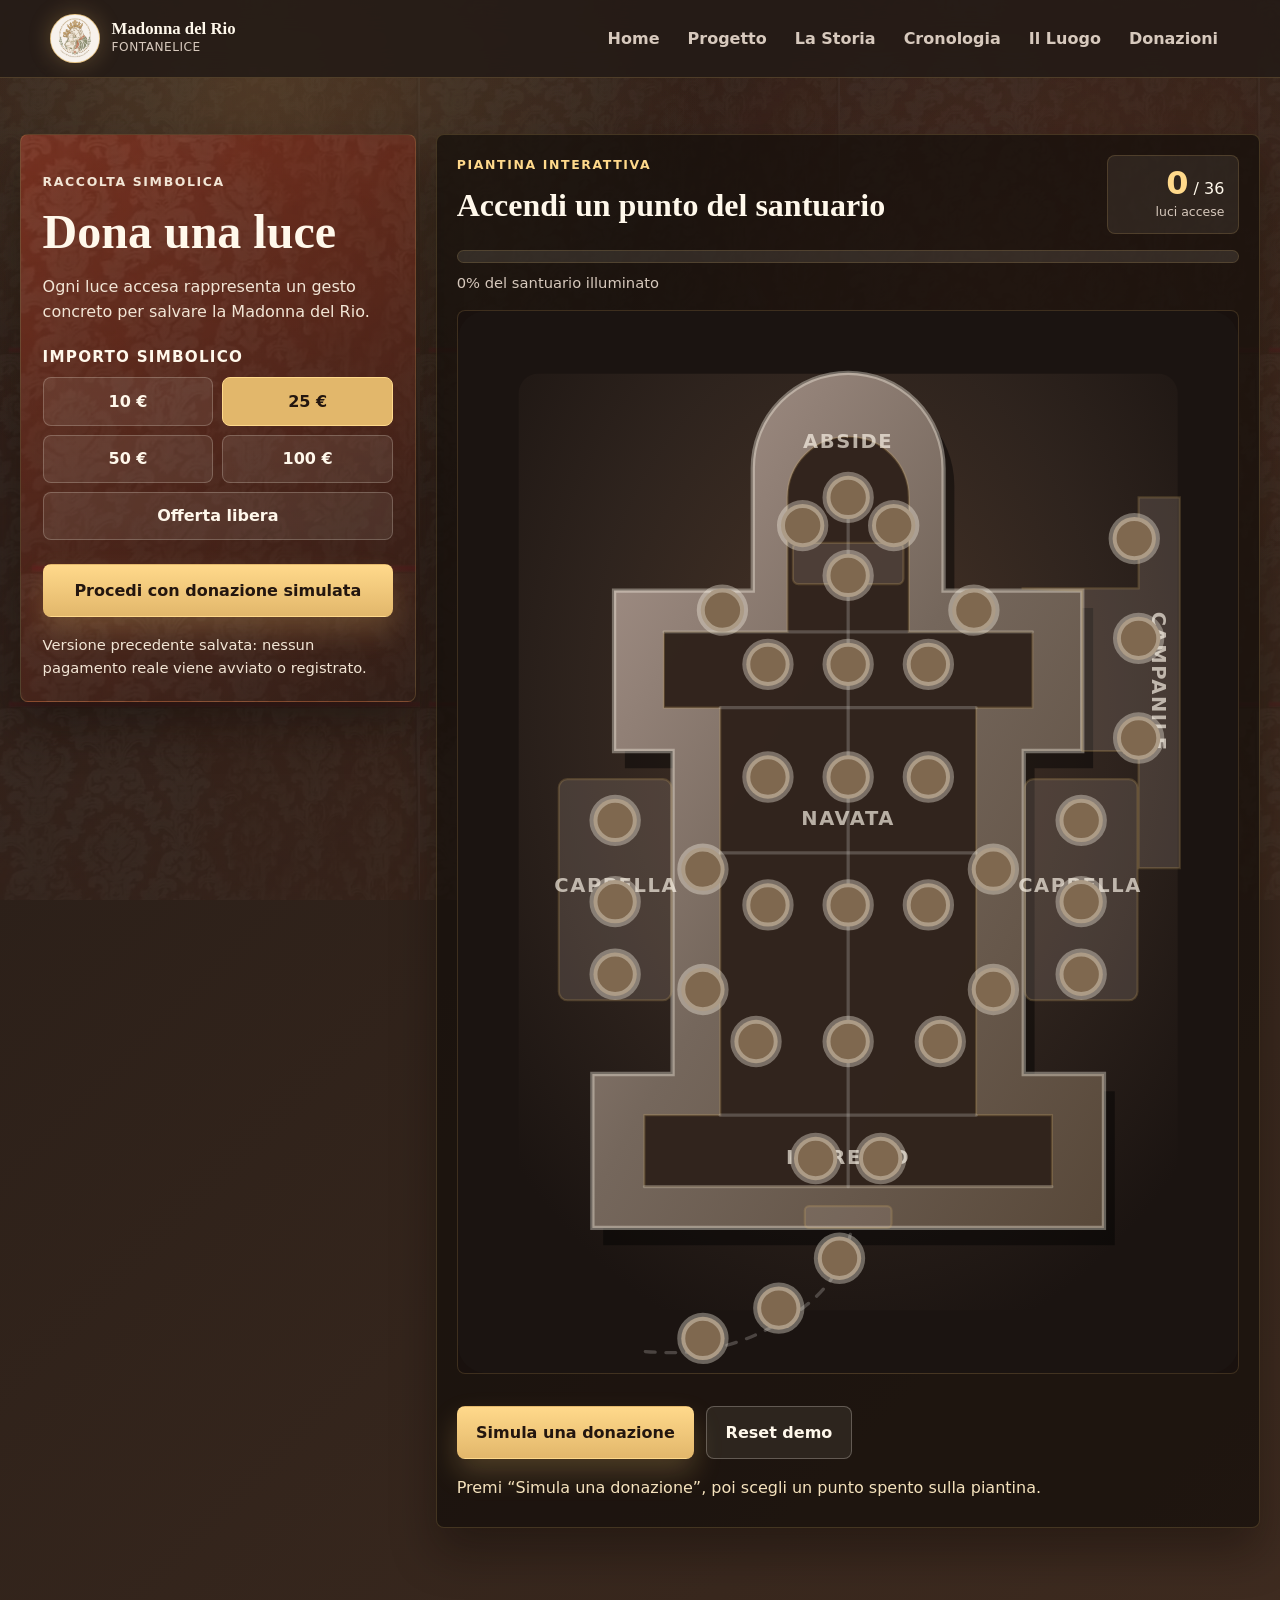
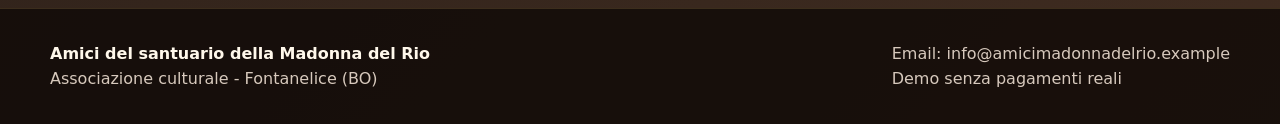
<file: donazioni-piantina.html>
<!doctype html>
<html lang="it">
  <head>
    <meta charset="utf-8">
    <meta name="viewport" content="width=device-width, initial-scale=1">
    <title>Donazioni piantina - Madonna del Rio</title>
    <meta
      name="description"
      content="Versione salvata della pagina donazioni con piantina SVG e luci puntuali."
    >
    <link rel="icon" href="assets/logo-amici-santuario.png">
    <link rel="stylesheet" href="style.css?v=20260624-donazioni-rendering">
  </head>
  <body data-page="donazioni">
    <a class="skip-link" href="#contenuto">Vai al contenuto</a>

    <header class="site-header">
      <a class="brand" href="index.html" aria-label="Madonna del Rio - home">
        <img class="brand-logo" src="assets/logo-amici-santuario.png" alt="" aria-hidden="true">
        <span>
          <strong>Madonna del Rio</strong>
          <small>Fontanelice</small>
        </span>
      </a>
      <nav class="site-nav" aria-label="Navigazione principale">
        <a href="index.html">Home</a>
        <a href="index.html#progetto">Progetto</a>
        <a href="storia.html">La Storia</a>
        <a href="cronologia.html">Cronologia</a>
        <a href="luogo.html">Il Luogo</a>
        <a href="donazioni.html">Donazioni</a>
      </nav>
    </header>

    <main id="contenuto" class="donation-page">
      <section class="donation-layout" aria-labelledby="titolo-donazioni">
        <aside class="donation-panel">
          <p class="eyebrow">Raccolta simbolica</p>
          <h1 id="titolo-donazioni">Dona una luce</h1>
          <p>
            Ogni luce accesa rappresenta un gesto concreto per salvare la Madonna del Rio.
          </p>

          <div class="amounts" aria-labelledby="titolo-importi">
            <h2 id="titolo-importi">Importo simbolico</h2>
            <div class="amount-grid" role="group" aria-label="Importi simbolici selezionabili">
              <button class="amount-option" type="button" data-amount="10">10 €</button>
              <button class="amount-option is-selected" type="button" data-amount="25" aria-pressed="true">25 €</button>
              <button class="amount-option" type="button" data-amount="50">50 €</button>
              <button class="amount-option" type="button" data-amount="100">100 €</button>
              <button class="amount-option amount-free" type="button" data-amount="libera">Offerta libera</button>
            </div>
          </div>

          <button class="button button-primary button-wide" id="fakeDonationButton" type="button">
            Procedi con donazione simulata
          </button>
          <p class="demo-note">Versione precedente salvata: nessun pagamento reale viene avviato o registrato.</p>
        </aside>

        <section class="sanctuary-board" aria-labelledby="titolo-piantina">
          <div class="board-header">
            <div>
              <p class="eyebrow">Piantina interattiva</p>
              <h2 id="titolo-piantina">Accendi un punto del santuario</h2>
            </div>
            <div class="light-counter" aria-live="polite">
              <strong id="lightsCount">0</strong>
              <span>/</span>
              <span id="totalLights">0</span>
              <small>luci accese</small>
            </div>
          </div>

          <div class="progress-wrap" aria-label="Avanzamento luci accese">
            <div class="progress-bar">
              <span id="progressFill"></span>
            </div>
            <p id="progressText">0% del santuario illuminato</p>
          </div>

          <div class="plan-shell" id="planShell">
            <svg
              class="church-plan"
              viewBox="0 0 720 980"
              role="img"
              aria-labelledby="planTitle planDesc"
            >
              <title id="planTitle">Piantina stilizzata della chiesa della Madonna del Rio</title>
              <desc id="planDesc">
                Piantina in penombra con ingresso, navata, cappelle laterali, abside semicircolare, sentiero e campanile.
                I punti spenti possono essere accesi durante la simulazione.
              </desc>
              <defs>
                <filter id="softGlow" x="-80%" y="-80%" width="260%" height="260%">
                  <feGaussianBlur stdDeviation="8" result="blur"></feGaussianBlur>
                  <feColorMatrix
                    in="blur"
                    type="matrix"
                    values="1 0 0 0 0.93  0 1 0 0 0.62  0 0 1 0 0.16  0 0 0 0.85 0"
                    result="goldBlur"
                  ></feColorMatrix>
                  <feMerge>
                    <feMergeNode in="goldBlur"></feMergeNode>
                    <feMergeNode in="SourceGraphic"></feMergeNode>
                  </feMerge>
                </filter>
                <linearGradient id="stoneGradient" x1="0" x2="1" y1="0" y2="1">
                  <stop offset="0%" stop-color="#ad9990"></stop>
                  <stop offset="48%" stop-color="#75675c"></stop>
                  <stop offset="100%" stop-color="#584839"></stop>
                </linearGradient>
                <radialGradient id="floorGlow" cx="50%" cy="36%" r="70%">
                  <stop offset="0%" stop-color="#4a3629"></stop>
                  <stop offset="58%" stop-color="#2f241e"></stop>
                  <stop offset="100%" stop-color="#1b1411"></stop>
                </radialGradient>
              </defs>

              <rect width="720" height="980" rx="26" fill="#1b1411"></rect>
              <rect x="56" y="58" width="608" height="864" rx="18" fill="url(#floorGlow)" opacity="0.96"></rect>

              <path
                class="plan-shadow"
                d="M272 145
                   A88 88 0 0 1 448 145
                   L448 258
                   L576 258
                   L576 406
                   L522 406
                   L522 704
                   L596 704
                   L596 846
                   L124 846
                   L124 704
                   L198 704
                   L198 406
                   L144 406
                   L144 258
                   L272 258
                   Z"
              ></path>
              <path
                class="plan-wall"
                d="M272 145
                   A88 88 0 0 1 448 145
                   L448 258
                   L576 258
                   L576 406
                   L522 406
                   L522 704
                   L596 704
                   L596 846
                   L124 846
                   L124 704
                   L198 704
                   L198 406
                   L144 406
                   L144 258
                   L272 258
                   Z"
              ></path>
              <path
                class="plan-floor"
                d="M304 172
                   A56 56 0 0 1 416 172
                   L416 296
                   L530 296
                   L530 366
                   L478 366
                   L478 742
                   L548 742
                   L548 808
                   L172 808
                   L172 742
                   L242 742
                   L242 366
                   L190 366
                   L190 296
                   L304 296
                   Z"
              ></path>

              <path class="plan-line" d="M242 366 L478 366"></path>
              <path class="plan-line" d="M242 742 L478 742"></path>
              <path class="plan-line" d="M242 500 L478 500"></path>
              <path class="plan-line" d="M360 172 L360 808"></path>
              <path class="plan-line" d="M190 296 L530 296"></path>
              <path class="plan-line" d="M172 808 L548 808"></path>
              <rect class="plan-door" x="320" y="826" width="80" height="20" rx="4"></rect>
              <rect class="plan-altar" x="309" y="214" width="102" height="38" rx="5"></rect>
              <rect class="side-room" x="93" y="432" width="104" height="204" rx="8"></rect>
              <rect class="side-room" x="523" y="432" width="104" height="204" rx="8"></rect>
              <path class="side-room" d="M520 256 L628 256 L628 172 L666 172 L666 514 L628 514 L628 406 L576 406 L576 258 Z"></path>
              <path class="path-line" d="M362 852 C354 890 332 914 296 934 C255 957 219 964 172 960"></path>

              <text class="plan-label" x="360" y="126" text-anchor="middle">abside</text>
              <text class="plan-label" x="360" y="474" text-anchor="middle">navata</text>
              <text class="plan-label" x="360" y="787" text-anchor="middle">ingresso</text>
              <text class="plan-label" x="146" y="536" text-anchor="middle">cappella</text>
              <text class="plan-label" x="574" y="536" text-anchor="middle">cappella</text>
              <text class="plan-label" x="640" y="342" text-anchor="middle" transform="rotate(90 640 342)">campanile</text>

              <g id="lightPoints">
                <circle class="light-point" cx="360" cy="172" r="20" data-light-id="abside-1" data-area="abside" tabindex="0" role="button" aria-label="Accendi una luce nell'abside"></circle>
                <circle class="light-point" cx="318" cy="198" r="20" data-light-id="abside-2" data-area="abside" tabindex="0" role="button" aria-label="Accendi una luce nella parete sinistra dell'abside"></circle>
                <circle class="light-point" cx="402" cy="198" r="20" data-light-id="abside-3" data-area="abside" tabindex="0" role="button" aria-label="Accendi una luce nella parete destra dell'abside"></circle>
                <circle class="light-point" cx="360" cy="244" r="20" data-light-id="altare-1" data-area="altare" tabindex="0" role="button" aria-label="Accendi una luce presso l'altare"></circle>

                <circle class="light-point" cx="286" cy="326" r="20" data-light-id="navata-1" data-area="navata" tabindex="0" role="button" aria-label="Accendi una luce nella navata"></circle>
                <circle class="light-point" cx="360" cy="326" r="20" data-light-id="navata-2" data-area="navata" tabindex="0" role="button" aria-label="Accendi una luce al centro della navata"></circle>
                <circle class="light-point" cx="434" cy="326" r="20" data-light-id="navata-3" data-area="navata" tabindex="0" role="button" aria-label="Accendi una luce nella navata"></circle>
                <circle class="light-point" cx="286" cy="430" r="20" data-light-id="navata-4" data-area="navata" tabindex="0" role="button" aria-label="Accendi una luce lungo la navata sinistra"></circle>
                <circle class="light-point" cx="360" cy="430" r="20" data-light-id="navata-5" data-area="navata" tabindex="0" role="button" aria-label="Accendi una luce lungo la navata centrale"></circle>
                <circle class="light-point" cx="434" cy="430" r="20" data-light-id="navata-6" data-area="navata" tabindex="0" role="button" aria-label="Accendi una luce lungo la navata destra"></circle>
                <circle class="light-point" cx="286" cy="548" r="20" data-light-id="navata-7" data-area="navata" tabindex="0" role="button" aria-label="Accendi una luce nella navata bassa"></circle>
                <circle class="light-point" cx="360" cy="548" r="20" data-light-id="navata-8" data-area="navata" tabindex="0" role="button" aria-label="Accendi una luce nel centro della chiesa"></circle>
                <circle class="light-point" cx="434" cy="548" r="20" data-light-id="navata-9" data-area="navata" tabindex="0" role="button" aria-label="Accendi una luce nella navata bassa"></circle>

                <circle class="light-point" cx="275" cy="674" r="20" data-light-id="ingresso-1" data-area="ingresso" tabindex="0" role="button" aria-label="Accendi una luce verso l'ingresso"></circle>
                <circle class="light-point" cx="360" cy="674" r="20" data-light-id="ingresso-2" data-area="ingresso" tabindex="0" role="button" aria-label="Accendi una luce prima dell'ingresso"></circle>
                <circle class="light-point" cx="445" cy="674" r="20" data-light-id="ingresso-3" data-area="ingresso" tabindex="0" role="button" aria-label="Accendi una luce verso l'ingresso"></circle>
                <circle class="light-point" cx="330" cy="782" r="20" data-light-id="porta-1" data-area="ingresso" tabindex="0" role="button" aria-label="Accendi una luce sulla soglia"></circle>
                <circle class="light-point" cx="390" cy="782" r="20" data-light-id="porta-2" data-area="ingresso" tabindex="0" role="button" aria-label="Accendi una luce sulla soglia"></circle>

                <circle class="light-point" cx="145" cy="470" r="20" data-light-id="cappella-sx-1" data-area="cappella sinistra" tabindex="0" role="button" aria-label="Accendi una luce nella cappella sinistra"></circle>
                <circle class="light-point" cx="145" cy="545" r="20" data-light-id="cappella-sx-2" data-area="cappella sinistra" tabindex="0" role="button" aria-label="Accendi una luce nella cappella sinistra"></circle>
                <circle class="light-point" cx="145" cy="612" r="20" data-light-id="cappella-sx-3" data-area="cappella sinistra" tabindex="0" role="button" aria-label="Accendi una luce nella cappella sinistra"></circle>
                <circle class="light-point" cx="575" cy="470" r="20" data-light-id="cappella-dx-1" data-area="cappella destra" tabindex="0" role="button" aria-label="Accendi una luce nella cappella destra"></circle>
                <circle class="light-point" cx="575" cy="545" r="20" data-light-id="cappella-dx-2" data-area="cappella destra" tabindex="0" role="button" aria-label="Accendi una luce nella cappella destra"></circle>
                <circle class="light-point" cx="575" cy="612" r="20" data-light-id="cappella-dx-3" data-area="cappella destra" tabindex="0" role="button" aria-label="Accendi una luce nella cappella destra"></circle>

                <circle class="light-point" cx="244" cy="276" r="20" data-light-id="parete-sx-1" data-area="pareti" tabindex="0" role="button" aria-label="Accendi una luce sulle pareti decorate"></circle>
                <circle class="light-point" cx="476" cy="276" r="20" data-light-id="parete-dx-1" data-area="pareti" tabindex="0" role="button" aria-label="Accendi una luce sulle pareti decorate"></circle>
                <circle class="light-point" cx="226" cy="515" r="20" data-light-id="parete-sx-2" data-area="pareti" tabindex="0" role="button" aria-label="Accendi una luce sulla parete sinistra"></circle>
                <circle class="light-point" cx="494" cy="515" r="20" data-light-id="parete-dx-2" data-area="pareti" tabindex="0" role="button" aria-label="Accendi una luce sulla parete destra"></circle>
                <circle class="light-point" cx="226" cy="626" r="20" data-light-id="parete-sx-3" data-area="pareti" tabindex="0" role="button" aria-label="Accendi una luce sulla parete sinistra"></circle>
                <circle class="light-point" cx="494" cy="626" r="20" data-light-id="parete-dx-3" data-area="pareti" tabindex="0" role="button" aria-label="Accendi una luce sulla parete destra"></circle>

                <circle class="light-point" cx="624" cy="210" r="20" data-light-id="campanile-1" data-area="campanile" tabindex="0" role="button" aria-label="Accendi una luce nel campanile"></circle>
                <circle class="light-point" cx="628" cy="302" r="20" data-light-id="campanile-2" data-area="campanile" tabindex="0" role="button" aria-label="Accendi una luce nel campanile"></circle>
                <circle class="light-point" cx="628" cy="394" r="20" data-light-id="campanile-3" data-area="campanile" tabindex="0" role="button" aria-label="Accendi una luce nel campanile"></circle>

                <circle class="light-point" cx="352" cy="874" r="20" data-light-id="sentiero-1" data-area="sentiero" tabindex="0" role="button" aria-label="Accendi una luce sul sentiero"></circle>
                <circle class="light-point" cx="296" cy="920" r="20" data-light-id="sentiero-2" data-area="sentiero" tabindex="0" role="button" aria-label="Accendi una luce sul sentiero"></circle>
                <circle class="light-point" cx="226" cy="948" r="20" data-light-id="sentiero-3" data-area="sentiero" tabindex="0" role="button" aria-label="Accendi una luce sul sentiero"></circle>
              </g>
            </svg>
          </div>

          <div class="board-actions">
            <button class="button button-primary" id="simulateButton" type="button">Simula una donazione</button>
            <button class="button button-ghost" id="resetButton" type="button">Reset demo</button>
          </div>
          <p class="status-message" id="statusMessage" role="status" aria-live="polite">
            Premi “Simula una donazione”, poi scegli un punto spento sulla piantina.
          </p>
        </section>
      </section>
    </main>

    <footer class="site-footer">
      <div>
        <strong>Amici del santuario della Madonna del Rio</strong>
        <p>Associazione culturale - Fontanelice (BO)</p>
      </div>
      <div>
        <p>Email: info@amicimadonnadelrio.example</p>
        <p>Demo senza pagamenti reali</p>
      </div>
    </footer>

    <script src="app.js"></script>
  </body>
</html>
</file>
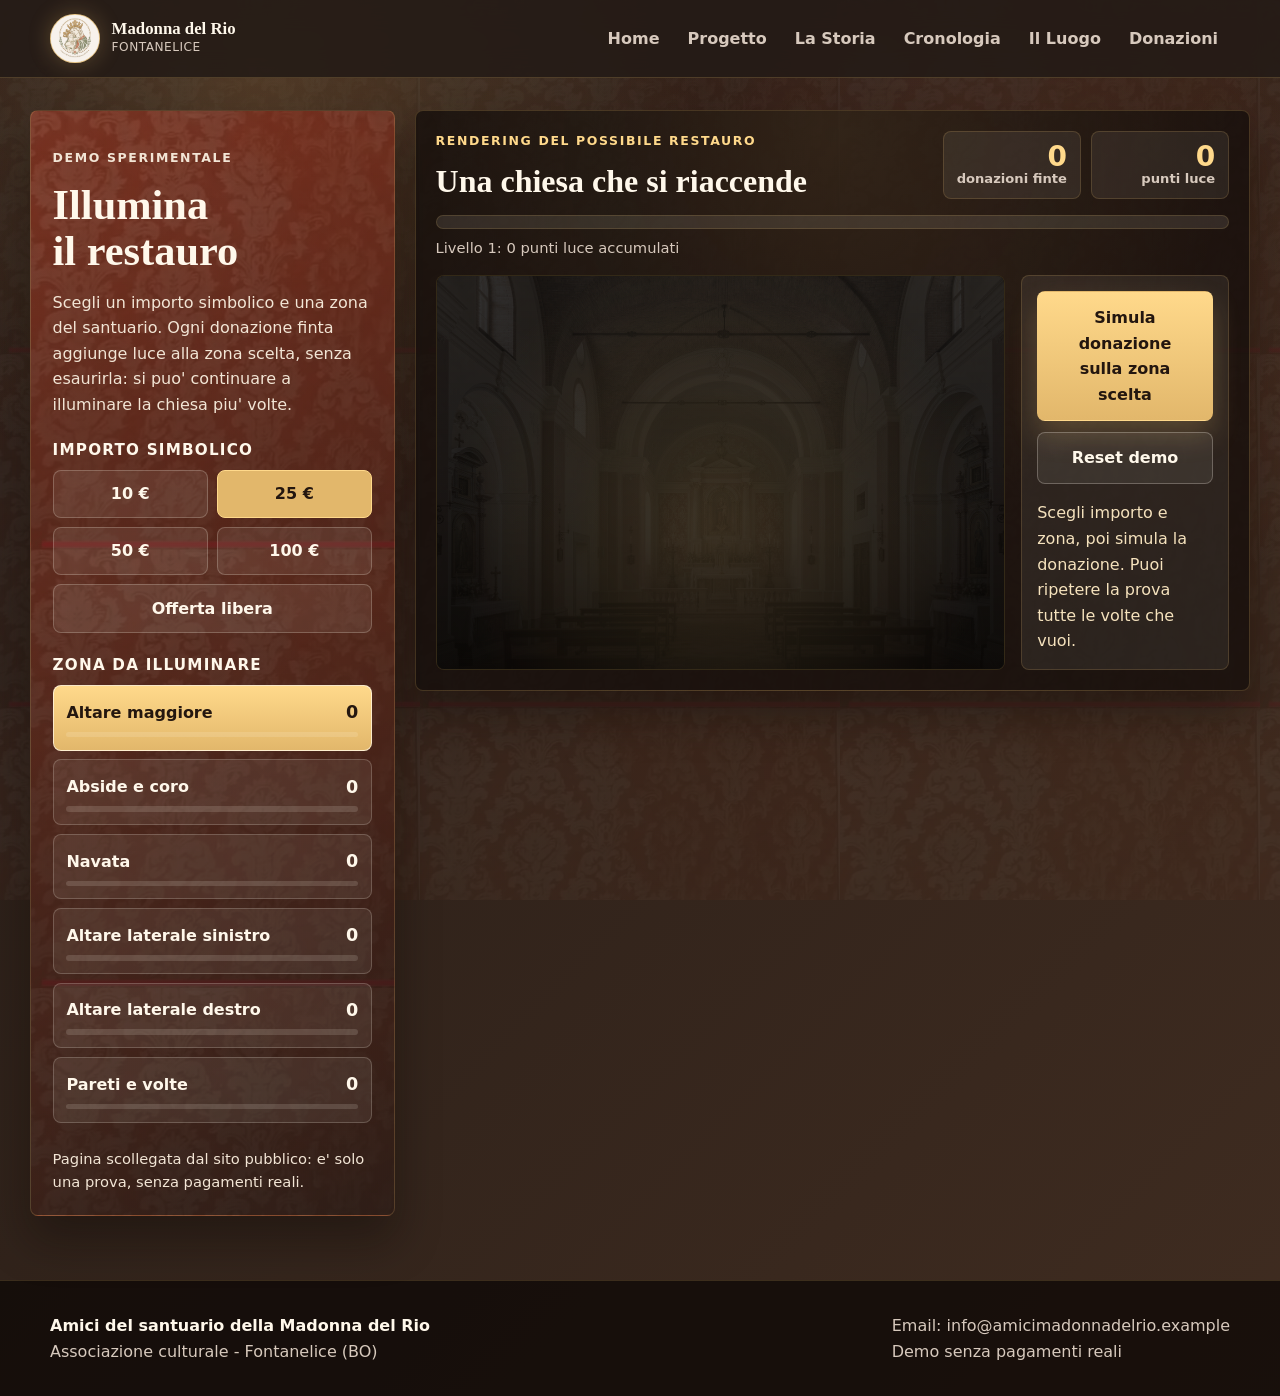
<file: donazioni-sperimentale.html>
<!doctype html>
<html lang="it">
  <head>
    <meta charset="utf-8">
    <meta name="viewport" content="width=device-width, initial-scale=1">
    <title>Donazioni sperimentale - Madonna del Rio</title>
    <meta
      name="description"
      content="Pagina demo sperimentale per simulare donazioni ripetute e illuminare il rendering del possibile restauro."
    >
    <link rel="icon" href="assets/logo-amici-santuario.png">
    <link rel="stylesheet" href="style.css?v=20260623-donazioni-controls-near-image">
  </head>
  <body data-page="donazioni-sperimentale">
    <a class="skip-link" href="#contenuto">Vai al contenuto</a>

    <header class="site-header">
      <a class="brand" href="index.html" aria-label="Madonna del Rio - home">
        <img class="brand-logo" src="assets/logo-amici-santuario.png" alt="" aria-hidden="true">
        <span>
          <strong>Madonna del Rio</strong>
          <small>Fontanelice</small>
        </span>
      </a>
      <nav class="site-nav" aria-label="Navigazione principale">
        <a href="index.html">Home</a>
        <a href="index.html#progetto">Progetto</a>
        <a href="storia.html">La Storia</a>
        <a href="cronologia.html">Cronologia</a>
        <a href="luogo.html">Il Luogo</a>
        <a href="donazioni.html">Donazioni</a>
      </nav>
    </header>

    <main id="contenuto" class="experimental-donation-page">
      <section class="experimental-donation-layout" aria-labelledby="titolo-donazioni-sperimentale">
        <aside class="experimental-panel">
          <p class="eyebrow">Demo sperimentale</p>
          <h1 id="titolo-donazioni-sperimentale">Illumina il restauro</h1>
          <p>
            Scegli un importo simbolico e una zona del santuario. Ogni donazione finta aggiunge luce
            alla zona scelta, senza esaurirla: si puo' continuare a illuminare la chiesa piu' volte.
          </p>

          <div class="amounts" aria-labelledby="titolo-importi-sperimentali">
            <h2 id="titolo-importi-sperimentali">Importo simbolico</h2>
            <div class="amount-grid" role="group" aria-label="Importi simbolici selezionabili">
              <button class="amount-option experimental-amount" type="button" data-exp-amount="10">10 &euro;</button>
              <button class="amount-option experimental-amount is-selected" type="button" data-exp-amount="25" aria-pressed="true">25 &euro;</button>
              <button class="amount-option experimental-amount" type="button" data-exp-amount="50">50 &euro;</button>
              <button class="amount-option experimental-amount" type="button" data-exp-amount="100">100 &euro;</button>
              <button class="amount-option experimental-amount amount-free" type="button" data-exp-amount="libera">Offerta libera</button>
            </div>
          </div>

          <div class="experimental-zones" aria-labelledby="titolo-zone-sperimentali">
            <h2 id="titolo-zone-sperimentali">Zona da illuminare</h2>
            <div class="zone-choice-grid" role="group" aria-label="Zone del rendering">
              <button class="zone-choice is-selected" type="button" data-exp-zone-choice="altare" aria-pressed="true">
                <span>Altare maggiore</span>
                <strong data-exp-zone-level="altare">0</strong>
                <i><b data-exp-zone-meter="altare"></b></i>
              </button>
              <button class="zone-choice" type="button" data-exp-zone-choice="abside" aria-pressed="false">
                <span>Abside e coro</span>
                <strong data-exp-zone-level="abside">0</strong>
                <i><b data-exp-zone-meter="abside"></b></i>
              </button>
              <button class="zone-choice" type="button" data-exp-zone-choice="navata" aria-pressed="false">
                <span>Navata</span>
                <strong data-exp-zone-level="navata">0</strong>
                <i><b data-exp-zone-meter="navata"></b></i>
              </button>
              <button class="zone-choice" type="button" data-exp-zone-choice="altare-sinistro" aria-pressed="false">
                <span>Altare laterale sinistro</span>
                <strong data-exp-zone-level="altare-sinistro">0</strong>
                <i><b data-exp-zone-meter="altare-sinistro"></b></i>
              </button>
              <button class="zone-choice" type="button" data-exp-zone-choice="altare-destro" aria-pressed="false">
                <span>Altare laterale destro</span>
                <strong data-exp-zone-level="altare-destro">0</strong>
                <i><b data-exp-zone-meter="altare-destro"></b></i>
              </button>
              <button class="zone-choice" type="button" data-exp-zone-choice="pareti" aria-pressed="false">
                <span>Pareti e volte</span>
                <strong data-exp-zone-level="pareti">0</strong>
                <i><b data-exp-zone-meter="pareti"></b></i>
              </button>
            </div>
          </div>

          <p class="demo-note">Pagina scollegata dal sito pubblico: e' solo una prova, senza pagamenti reali.</p>
        </aside>

        <section class="rendering-board" aria-labelledby="titolo-rendering-donazioni">
          <div class="rendering-header">
            <div>
              <p class="eyebrow">Rendering del possibile restauro</p>
              <h2 id="titolo-rendering-donazioni">Una chiesa che si riaccende</h2>
            </div>
            <div class="rendering-stats" aria-live="polite">
              <span>
                <strong id="experimentalDonationCount">0</strong>
                donazioni finte
              </span>
              <span>
                <strong id="experimentalEnergyCount">0</strong>
                punti luce
              </span>
            </div>
          </div>

          <div class="experimental-progress" aria-label="Avanzamento della luminosita">
            <div class="progress-bar">
              <span id="experimentalProgressFill"></span>
            </div>
            <p id="experimentalProgressText">Primo livello di luce: 0 punti accumulati</p>
          </div>

          <div class="rendering-main">
            <div
              class="restoration-stage"
              id="restorationStage"
              aria-label="Rendering del santuario in penombra che si illumina in base alla zona scelta dal menu"
            >
              <img
                class="restoration-render"
                src="assets/rendering-restauro-interno.png"
                alt="Rendering dell'interno restaurato del santuario della Madonna del Rio"
              >
              <div class="render-veil" aria-hidden="true"></div>
              <div class="zone-glow zone-glow-altare" aria-hidden="true"></div>
              <div class="zone-glow zone-glow-abside" aria-hidden="true"></div>
              <div class="zone-glow zone-glow-navata" aria-hidden="true"></div>
              <div class="zone-glow zone-glow-altare-sinistro" aria-hidden="true"></div>
              <div class="zone-glow zone-glow-altare-destro" aria-hidden="true"></div>
              <div class="zone-glow zone-glow-pareti" aria-hidden="true"></div>
            </div>

            <div class="rendering-action-card">
              <div class="experimental-actions">
                <button class="button button-primary button-wide" id="experimentalDonateButton" type="button">
                  Simula donazione sulla zona scelta
                </button>
                <button class="button button-ghost button-wide" id="experimentalResetButton" type="button">
                  Reset demo
                </button>
              </div>
              <p class="status-message" id="experimentalStatus" role="status" aria-live="polite">
                Scegli importo e zona, poi simula la donazione. Puoi ripetere la prova tutte le volte che vuoi.
              </p>
            </div>
          </div>
        </section>
      </section>
    </main>

    <footer class="site-footer">
      <div>
        <strong>Amici del santuario della Madonna del Rio</strong>
        <p>Associazione culturale - Fontanelice (BO)</p>
      </div>
      <div>
        <p>Email: info@amicimadonnadelrio.example</p>
        <p>Demo senza pagamenti reali</p>
      </div>
    </footer>

    <script src="app.js?v=20260623-donazioni-controls-near-image"></script>
  </body>
</html>
</file>
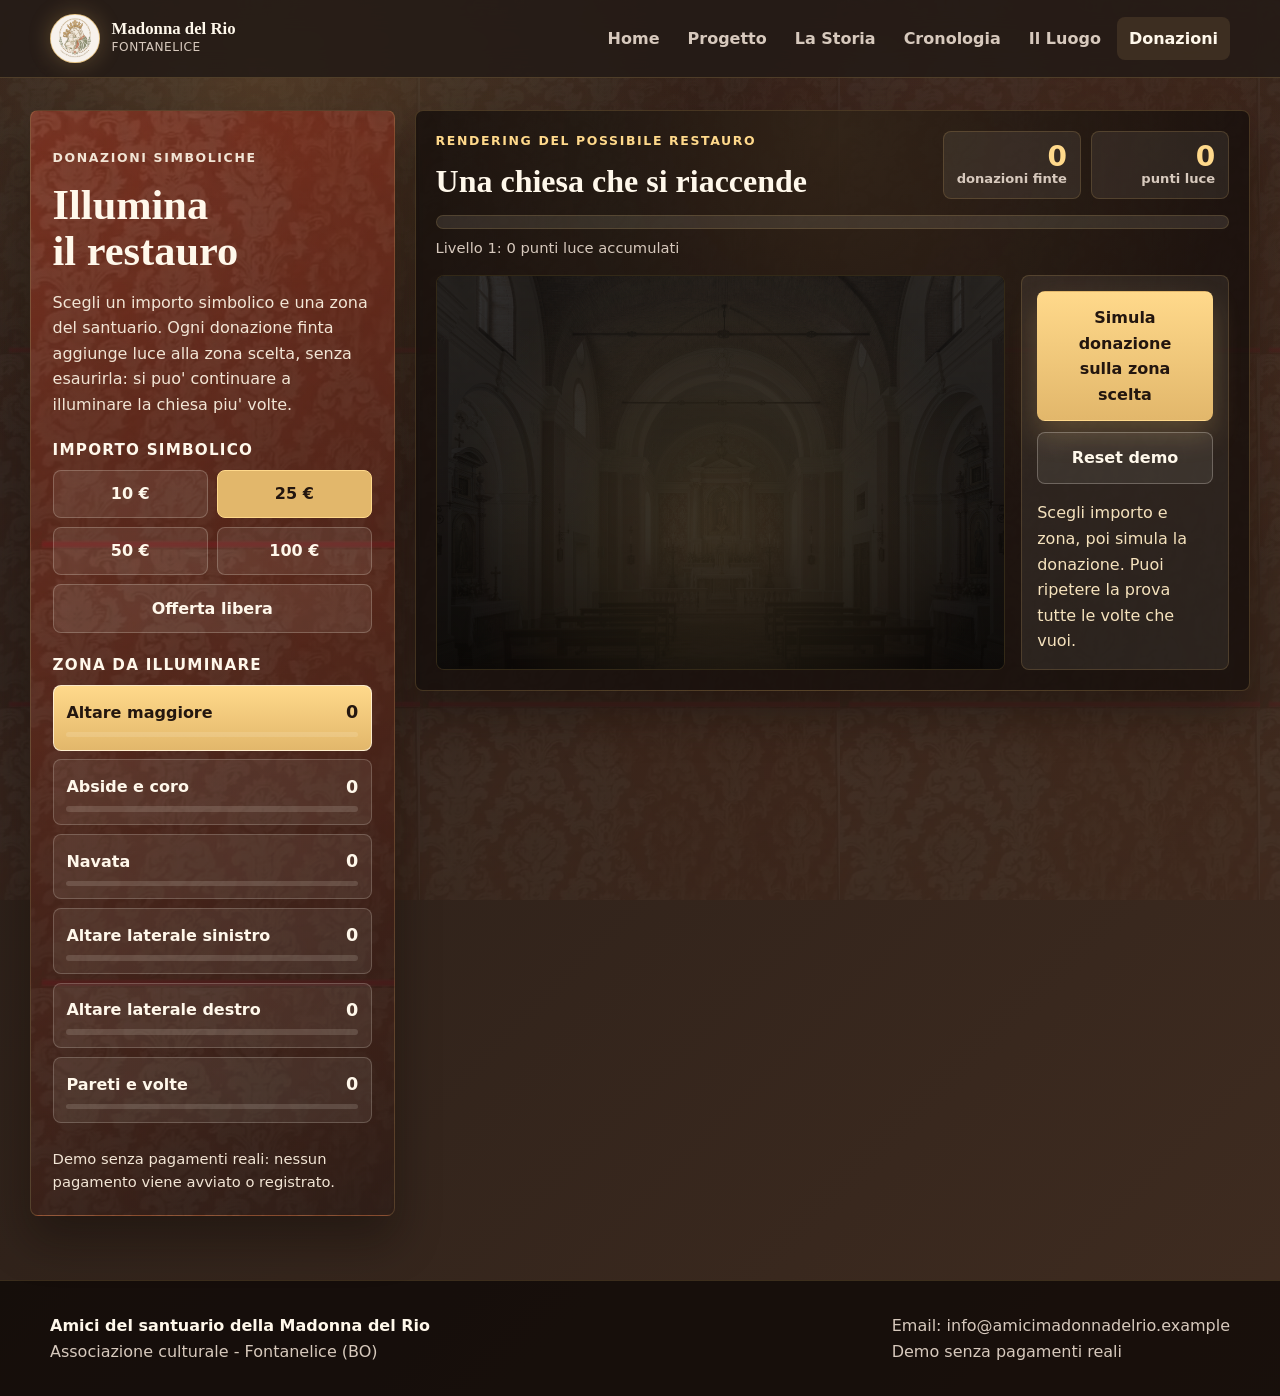
<file: donazioni.html>
<!doctype html>
<html lang="it">
  <head>
    <meta charset="utf-8">
    <meta name="viewport" content="width=device-width, initial-scale=1">
    <title>Donazioni - Madonna del Rio</title>
    <meta
      name="description"
      content="Pagina demo per simulare donazioni ripetute e illuminare il rendering del possibile restauro del santuario."
    >
    <link rel="icon" href="assets/logo-amici-santuario.png">
    <link rel="stylesheet" href="style.css?v=20260624-donazioni-rendering">
  </head>
  <body data-page="donazioni-rendering">
    <a class="skip-link" href="#contenuto">Vai al contenuto</a>

    <header class="site-header">
      <a class="brand" href="index.html" aria-label="Madonna del Rio - home">
        <img class="brand-logo" src="assets/logo-amici-santuario.png" alt="" aria-hidden="true">
        <span>
          <strong>Madonna del Rio</strong>
          <small>Fontanelice</small>
        </span>
      </a>
      <nav class="site-nav" aria-label="Navigazione principale">
        <a href="index.html">Home</a>
        <a href="index.html#progetto">Progetto</a>
        <a href="storia.html">La Storia</a>
        <a href="cronologia.html">Cronologia</a>
        <a href="luogo.html">Il Luogo</a>
        <a href="donazioni.html" aria-current="page">Donazioni</a>
      </nav>
    </header>

    <main id="contenuto" class="experimental-donation-page">
      <section class="experimental-donation-layout" aria-labelledby="titolo-donazioni-sperimentale">
        <aside class="experimental-panel">
          <p class="eyebrow">Donazioni simboliche</p>
          <h1 id="titolo-donazioni-sperimentale">Illumina il restauro</h1>
          <p>
            Scegli un importo simbolico e una zona del santuario. Ogni donazione finta aggiunge luce
            alla zona scelta, senza esaurirla: si puo' continuare a illuminare la chiesa piu' volte.
          </p>

          <div class="amounts" aria-labelledby="titolo-importi-sperimentali">
            <h2 id="titolo-importi-sperimentali">Importo simbolico</h2>
            <div class="amount-grid" role="group" aria-label="Importi simbolici selezionabili">
              <button class="amount-option experimental-amount" type="button" data-exp-amount="10">10 &euro;</button>
              <button class="amount-option experimental-amount is-selected" type="button" data-exp-amount="25" aria-pressed="true">25 &euro;</button>
              <button class="amount-option experimental-amount" type="button" data-exp-amount="50">50 &euro;</button>
              <button class="amount-option experimental-amount" type="button" data-exp-amount="100">100 &euro;</button>
              <button class="amount-option experimental-amount amount-free" type="button" data-exp-amount="libera">Offerta libera</button>
            </div>
          </div>

          <div class="experimental-zones" aria-labelledby="titolo-zone-sperimentali">
            <h2 id="titolo-zone-sperimentali">Zona da illuminare</h2>
            <div class="zone-choice-grid" role="group" aria-label="Zone del rendering">
              <button class="zone-choice is-selected" type="button" data-exp-zone-choice="altare" aria-pressed="true">
                <span>Altare maggiore</span>
                <strong data-exp-zone-level="altare">0</strong>
                <i><b data-exp-zone-meter="altare"></b></i>
              </button>
              <button class="zone-choice" type="button" data-exp-zone-choice="abside" aria-pressed="false">
                <span>Abside e coro</span>
                <strong data-exp-zone-level="abside">0</strong>
                <i><b data-exp-zone-meter="abside"></b></i>
              </button>
              <button class="zone-choice" type="button" data-exp-zone-choice="navata" aria-pressed="false">
                <span>Navata</span>
                <strong data-exp-zone-level="navata">0</strong>
                <i><b data-exp-zone-meter="navata"></b></i>
              </button>
              <button class="zone-choice" type="button" data-exp-zone-choice="altare-sinistro" aria-pressed="false">
                <span>Altare laterale sinistro</span>
                <strong data-exp-zone-level="altare-sinistro">0</strong>
                <i><b data-exp-zone-meter="altare-sinistro"></b></i>
              </button>
              <button class="zone-choice" type="button" data-exp-zone-choice="altare-destro" aria-pressed="false">
                <span>Altare laterale destro</span>
                <strong data-exp-zone-level="altare-destro">0</strong>
                <i><b data-exp-zone-meter="altare-destro"></b></i>
              </button>
              <button class="zone-choice" type="button" data-exp-zone-choice="pareti" aria-pressed="false">
                <span>Pareti e volte</span>
                <strong data-exp-zone-level="pareti">0</strong>
                <i><b data-exp-zone-meter="pareti"></b></i>
              </button>
            </div>
          </div>

          <p class="demo-note">Demo senza pagamenti reali: nessun pagamento viene avviato o registrato.</p>
        </aside>

        <section class="rendering-board" aria-labelledby="titolo-rendering-donazioni">
          <div class="rendering-header">
            <div>
              <p class="eyebrow">Rendering del possibile restauro</p>
              <h2 id="titolo-rendering-donazioni">Una chiesa che si riaccende</h2>
            </div>
            <div class="rendering-stats" aria-live="polite">
              <span>
                <strong id="experimentalDonationCount">0</strong>
                donazioni finte
              </span>
              <span>
                <strong id="experimentalEnergyCount">0</strong>
                punti luce
              </span>
            </div>
          </div>

          <div class="experimental-progress" aria-label="Avanzamento della luminosita">
            <div class="progress-bar">
              <span id="experimentalProgressFill"></span>
            </div>
            <p id="experimentalProgressText">Primo livello di luce: 0 punti accumulati</p>
          </div>

          <div class="rendering-main">
            <div
              class="restoration-stage"
              id="restorationStage"
              aria-label="Rendering del santuario in penombra che si illumina in base alla zona scelta dal menu"
            >
              <img
                class="restoration-render"
                src="assets/rendering-restauro-interno.png"
                alt="Rendering dell'interno restaurato del santuario della Madonna del Rio"
              >
              <div class="render-veil" aria-hidden="true"></div>
              <div class="zone-glow zone-glow-altare" aria-hidden="true"></div>
              <div class="zone-glow zone-glow-abside" aria-hidden="true"></div>
              <div class="zone-glow zone-glow-navata" aria-hidden="true"></div>
              <div class="zone-glow zone-glow-altare-sinistro" aria-hidden="true"></div>
              <div class="zone-glow zone-glow-altare-destro" aria-hidden="true"></div>
              <div class="zone-glow zone-glow-pareti" aria-hidden="true"></div>
            </div>

            <div class="rendering-action-card">
              <div class="experimental-actions">
                <button class="button button-primary button-wide" id="experimentalDonateButton" type="button">
                  Simula donazione sulla zona scelta
                </button>
                <button class="button button-ghost button-wide" id="experimentalResetButton" type="button">
                  Reset demo
                </button>
              </div>
              <p class="status-message" id="experimentalStatus" role="status" aria-live="polite">
                Scegli importo e zona, poi simula la donazione. Puoi ripetere la prova tutte le volte che vuoi.
              </p>
            </div>
          </div>
        </section>
      </section>
    </main>

    <footer class="site-footer">
      <div>
        <strong>Amici del santuario della Madonna del Rio</strong>
        <p>Associazione culturale - Fontanelice (BO)</p>
      </div>
      <div>
        <p>Email: info@amicimadonnadelrio.example</p>
        <p>Demo senza pagamenti reali</p>
      </div>
    </footer>

    <script src="app.js?v=20260624-donazioni-rendering-live"></script>
  </body>
</html>
</file>
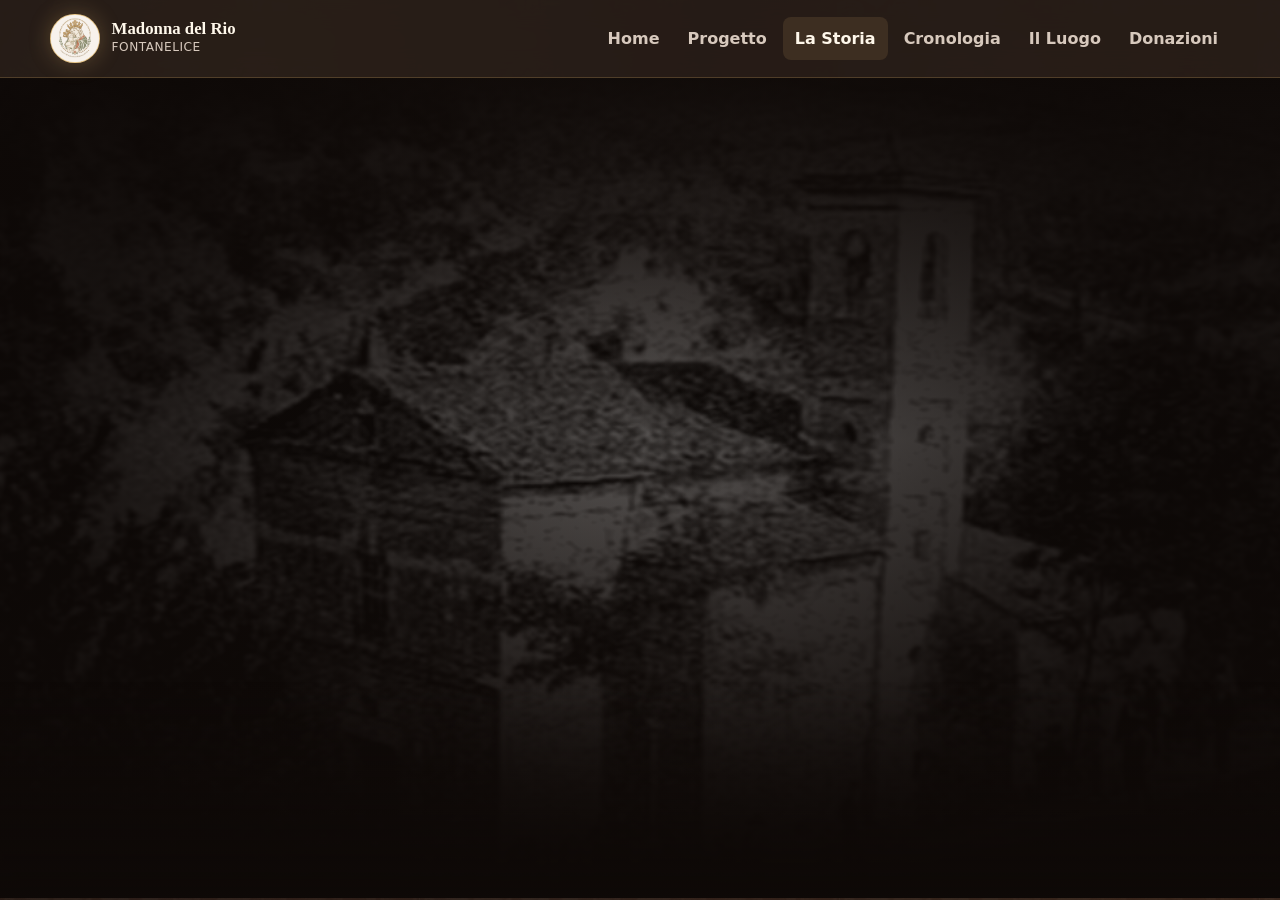
<file: storia.html>
<!doctype html>
<html lang="it">
  <head>
    <meta charset="utf-8">
    <meta name="viewport" content="width=device-width, initial-scale=1">
    <title>La Storia - Madonna del Rio</title>
    <meta
      name="description"
      content="Racconto animato della storia del santuario della Madonna del Rio, dal ritrovamento del 1638 all'abbandono del Novecento."
    >
    <link rel="icon" href="assets/logo-amici-santuario.png">
    <link rel="stylesheet" href="style.css?v=20260617-cronologia">
  </head>
  <body data-page="storia">
    <a class="skip-link" href="#contenuto">Vai al contenuto</a>

    <header class="site-header">
      <a class="brand" href="index.html" aria-label="Madonna del Rio - home">
        <img class="brand-logo" src="assets/logo-amici-santuario.png" alt="" aria-hidden="true">
        <span>
          <strong>Madonna del Rio</strong>
          <small>Fontanelice</small>
        </span>
      </a>
      <nav class="site-nav" aria-label="Navigazione principale">
        <a href="index.html">Home</a>
        <a href="index.html#progetto">Progetto</a>
        <a href="storia.html" aria-current="page">La Storia</a>
        <a href="cronologia.html">Cronologia</a>
        <a href="luogo.html">Il Luogo</a>
        <a href="donazioni.html">Donazioni</a>
      </nav>
    </header>

    <main id="contenuto" class="story-page">
      <section
        class="story-stage"
        id="storyStage"
        role="button"
        tabindex="0"
        aria-labelledby="titolo-storia"
        aria-describedby="storyStatus"
      >
        <div class="story-vignette" aria-hidden="true"></div>
        <div class="story-perspective">
          <article class="story-crawl" id="storyCrawl">
            <p class="story-kicker">La Storia</p>
            <h1 id="titolo-storia">Madonna del Rio</h1>

            <p>
              In una zona impervia dell'Appennino imolese, nel territorio della pieve di Gesso,
              la tradizione colloca l'inizio di questa storia nell'anno 1638.
            </p>

            <p>
              Giovanni Masi, contadino del fondo Canova, trovò presso un piccolo corso d'acqua
              un'immagine in terracotta della Madonna con Gesù Bambino. La raccolse e la pose su
              un albero, trasformando quel punto appartato in un luogo di devozione.
            </p>

            <p>
              La venerazione si diffuse rapidamente nelle campagne vicine. A rendere più forte il
              racconto era anche un particolare ritenuto inspiegabile: sull'immagine compariva la
              data completa del suo ritrovamento.
            </p>

            <p>
              Nel 1662 venne innalzato un pilastro in sasso per custodire l'immagine. Poi, nel
              1714, per volontà del cardinale vescovo Ulisse Gozzadini, sul luogo del ritrovamento
              fu costruito il santuario, progettato da Domenico Trifogli.
            </p>

            <p>
              Per generazioni la Madonna del Rio rimase un riferimento vivo per la popolazione.
              Il cammino verso il santuario, il rio e la pieve di Gesso componevano una geografia
              di fede, memoria e appartenenza.
            </p>

            <p>
              Dalla metà del Novecento, con lo spostamento delle strade su percorsi più comodi
              per i mezzi motorizzati, l'area perse frequentazione. Il luogo si spopolò e la chiesa
              venne progressivamente abbandonata.
            </p>

            <p>
              Nel 1972 l'immagine votiva ritrovata nel 1638 fu trasferita nella chiesa parrocchiale
              di Gesso. Due anni dopo venne trafugata; oggi al suo posto resta una copia moderna.
            </p>

            <p>
              I resti del santuario sono ancora lì, al confine fra territori e memorie: mura ferite,
              tracce di decori, pietra, silenzio. Una storia che chiede di essere riportata alla luce.
            </p>

            <p class="story-source">
              Testo narrativo ispirato alla sezione Storia della voce Wikipedia dedicata al Santuario della Madonna del Rio.
            </p>
          </article>
        </div>
        <p class="sr-only" id="storyStatus" aria-live="polite">Testo storico in movimento.</p>
      </section>
    </main>

    <script src="app.js"></script>
  </body>
</html>
</file>
<file: style.css>
:root {
  --damask: #974c36;
  --damask-dark: #712d1d;
  --plaster: #c7c0bf;
  --stone: #ad9990;
  --earth: #584839;
  --gold: #e2b76b;
  --gold-bright: #ffd98b;
  --dark: #241b16;
  --ink: #fff8eb;
  --muted: #d7c9bd;
  --shadow: rgba(12, 7, 4, 0.38);
  --radius: 8px;
  --page-max: 1180px;
}

* {
  box-sizing: border-box;
}

html {
  scroll-behavior: smooth;
}

body {
  margin: 0;
  color: var(--ink);
  background:
    linear-gradient(135deg, rgba(36, 27, 22, 0.98), rgba(65, 45, 33, 0.94)),
    var(--dark);
  font-family: "Segoe UI", system-ui, -apple-system, BlinkMacSystemFont, sans-serif;
  line-height: 1.6;
}

body::before {
  position: fixed;
  inset: 0;
  z-index: -2;
  content: "";
  background-image: url("assets/damasco.jpg");
  background-size: 420px auto;
  opacity: 0.075;
}

body::after {
  position: fixed;
  inset: 0;
  z-index: -1;
  pointer-events: none;
  content: "";
  background:
    radial-gradient(circle at 20% 8%, rgba(226, 183, 107, 0.18), transparent 28rem),
    radial-gradient(circle at 78% 32%, rgba(151, 76, 54, 0.16), transparent 24rem);
}

img,
svg {
  display: block;
  max-width: 100%;
}

a {
  color: inherit;
}

button,
input {
  font: inherit;
}

.skip-link {
  position: absolute;
  top: 0.75rem;
  left: 0.75rem;
  z-index: 20;
  transform: translateY(-160%);
  padding: 0.7rem 1rem;
  color: var(--dark);
  background: var(--gold-bright);
  border-radius: var(--radius);
  font-weight: 700;
}

.skip-link:focus {
  transform: translateY(0);
}

.site-header {
  position: sticky;
  top: 0;
  z-index: 10;
  display: flex;
  align-items: center;
  justify-content: space-between;
  gap: 1rem;
  padding: 0.85rem max(1.1rem, calc((100% - var(--page-max)) / 2));
  background: rgba(36, 27, 22, 0.88);
  border-bottom: 1px solid rgba(226, 183, 107, 0.22);
  backdrop-filter: blur(14px);
}

.brand {
  display: inline-flex;
  align-items: center;
  gap: 0.75rem;
  min-width: 0;
  text-decoration: none;
}

.brand-logo {
  width: 3.1rem;
  height: 3.1rem;
  flex: 0 0 auto;
  border: 1px solid rgba(226, 183, 107, 0.75);
  border-radius: 50%;
  object-fit: cover;
  background: #f4eee4;
  box-shadow: 0 0 22px rgba(226, 183, 107, 0.28);
}

.brand strong,
.brand small {
  display: block;
}

.brand strong {
  font-family: Georgia, "Times New Roman", serif;
  font-size: 1.05rem;
  line-height: 1.15;
}

.brand small {
  color: var(--muted);
  font-size: 0.76rem;
  letter-spacing: 0.04em;
  text-transform: uppercase;
}

.site-nav {
  display: flex;
  align-items: center;
  gap: 0.25rem;
  flex-wrap: wrap;
  justify-content: flex-end;
}

.site-nav a {
  padding: 0.55rem 0.75rem;
  border-radius: var(--radius);
  color: var(--muted);
  text-decoration: none;
  font-weight: 700;
}

.site-nav a:hover,
.site-nav a:focus-visible,
.site-nav a[aria-current="page"] {
  color: var(--ink);
  background: rgba(226, 183, 107, 0.12);
  outline: none;
}

.hero {
  position: relative;
  min-height: 720px;
  isolation: isolate;
  overflow: hidden;
}

.hero-home {
  display: grid;
  align-items: end;
  background-image: url("assets/hero-santuario.jpg");
  background-position: center;
  background-size: cover;
}

.hero-overlay {
  position: absolute;
  inset: 0;
  z-index: -1;
  background:
    linear-gradient(90deg, rgba(27, 20, 17, 0.94) 0%, rgba(36, 27, 22, 0.66) 42%, rgba(36, 27, 22, 0.26) 100%),
    linear-gradient(0deg, rgba(36, 27, 22, 0.95) 0%, rgba(36, 27, 22, 0.28) 42%, rgba(36, 27, 22, 0.54) 100%);
}

.hero-content {
  width: min(100%, var(--page-max));
  margin: 0 auto;
  padding: 8rem 1.25rem 7rem;
}

.eyebrow {
  margin: 0 0 0.85rem;
  color: var(--gold-bright);
  font-size: 0.78rem;
  font-weight: 800;
  letter-spacing: 0.13em;
  text-transform: uppercase;
}

h1,
h2,
h3 {
  margin: 0;
  font-family: Georgia, "Times New Roman", serif;
  line-height: 1.08;
  font-weight: 700;
}

h1 {
  max-width: 13ch;
  font-size: 4.6rem;
  text-wrap: balance;
}

h2 {
  font-size: 2.35rem;
}

h3 {
  font-size: 1.35rem;
}

p {
  margin: 0;
}

.hero-subtitle {
  max-width: 44rem;
  margin-top: 1rem;
  color: #f4eadc;
  font-size: 1.35rem;
}

.hero-actions,
.board-actions {
  display: flex;
  flex-wrap: wrap;
  gap: 0.75rem;
  margin-top: 2rem;
}

.button {
  display: inline-flex;
  align-items: center;
  justify-content: center;
  min-height: 3rem;
  padding: 0.78rem 1.15rem;
  border: 1px solid transparent;
  border-radius: var(--radius);
  cursor: pointer;
  font-weight: 800;
  text-decoration: none;
  transition: transform 180ms ease, box-shadow 180ms ease, background 180ms ease, border-color 180ms ease;
}

.button:hover,
.button:focus-visible {
  transform: translateY(-1px);
  outline: none;
}

.button-primary {
  color: #23160f;
  background: linear-gradient(180deg, var(--gold-bright), var(--gold));
  box-shadow: 0 14px 28px rgba(226, 183, 107, 0.24);
}

.button-primary:hover,
.button-primary:focus-visible {
  box-shadow: 0 18px 32px rgba(226, 183, 107, 0.34);
}

.button-secondary,
.button-ghost {
  color: var(--ink);
  background: rgba(255, 248, 235, 0.07);
  border-color: rgba(255, 248, 235, 0.26);
}

.button-secondary:hover,
.button-secondary:focus-visible,
.button-ghost:hover,
.button-ghost:focus-visible {
  background: rgba(255, 248, 235, 0.13);
  border-color: rgba(226, 183, 107, 0.52);
}

.button-wide {
  width: 100%;
}

.section {
  width: min(100%, var(--page-max));
  margin: 0 auto;
  padding: 5.5rem 1.25rem;
}

.section-heading {
  display: grid;
  grid-template-columns: minmax(0, 0.86fr) minmax(18rem, 1fr);
  gap: 2rem;
  align-items: end;
  margin-bottom: 2rem;
}

.section-heading p:last-child {
  color: var(--muted);
  font-size: 1.05rem;
}

.feature-grid {
  display: grid;
  grid-template-columns: repeat(3, minmax(0, 1fr));
  gap: 1rem;
}

.feature-card {
  overflow: hidden;
  min-height: 100%;
  background: rgba(255, 248, 235, 0.075);
  border: 1px solid rgba(226, 183, 107, 0.18);
  border-radius: var(--radius);
  box-shadow: 0 22px 40px var(--shadow);
}

.feature-card img {
  width: 100%;
  aspect-ratio: 4 / 3;
  object-fit: cover;
  filter: saturate(0.82) contrast(1.05);
}

.feature-card div {
  padding: 1.25rem;
}

.feature-card p {
  margin-top: 0.7rem;
  color: var(--muted);
}

.text-link {
  display: inline-flex;
  margin-top: 0.9rem;
  color: var(--gold-bright);
  font-weight: 800;
  text-decoration: none;
}

.text-link:hover,
.text-link:focus-visible {
  text-decoration: underline;
  outline: none;
}

.feature-card-texture img {
  filter: saturate(0.95) contrast(1.08);
}

.light-callout {
  display: grid;
  grid-template-columns: minmax(16rem, 0.85fr) minmax(18rem, 1fr);
  gap: 0;
  align-items: stretch;
  padding-top: 0;
}

.callout-media {
  min-height: 28rem;
  background:
    linear-gradient(0deg, rgba(36, 27, 22, 0.18), rgba(36, 27, 22, 0.18)),
    url("assets/abside.jpg");
  background-position: center;
  background-size: cover;
  border-radius: var(--radius) 0 0 var(--radius);
  border: 1px solid rgba(226, 183, 107, 0.2);
  border-right: 0;
}

.callout-content {
  display: flex;
  flex-direction: column;
  justify-content: center;
  gap: 1.1rem;
  padding: 2.25rem;
  background:
    linear-gradient(135deg, rgba(113, 45, 29, 0.94), rgba(65, 45, 33, 0.94)),
    url("assets/damasco.jpg");
  background-size: cover;
  border: 1px solid rgba(226, 183, 107, 0.24);
  border-radius: 0 var(--radius) var(--radius) 0;
}

.callout-content p:not(.eyebrow) {
  max-width: 38rem;
  color: #f2e5d5;
  font-size: 1.2rem;
}

.callout-content .button {
  width: fit-content;
}

.donation-page {
  width: min(100%, 1320px);
  margin: 0 auto;
  padding: 3.5rem 1.25rem 5rem;
}

.story-page {
  min-height: calc(100vh - 5rem);
  background: #0e0907;
}

.timeline-page {
  width: min(100%, var(--page-max));
  margin: 0 auto;
  padding: 3.5rem 1.25rem 5.5rem;
}

.timeline-hero {
  max-width: 48rem;
  margin-bottom: 3rem;
}

.timeline-hero h1 {
  max-width: 12ch;
  font-size: 3.55rem;
}

.timeline-hero p {
  margin-top: 1rem;
  color: var(--muted);
  font-size: 1.08rem;
}

.timeline {
  position: relative;
  display: grid;
  gap: 1.25rem;
}

.timeline::before {
  position: absolute;
  top: 0.5rem;
  bottom: 0.5rem;
  left: clamp(9.5rem, 20vw, 16rem);
  width: 1px;
  content: "";
  background: linear-gradient(180deg, transparent, rgba(226, 183, 107, 0.72), transparent);
}

.timeline-item {
  position: relative;
  display: grid;
  grid-template-columns: minmax(8rem, 0.42fr) minmax(0, 1fr) minmax(10rem, 0.46fr);
  gap: 1rem;
  align-items: stretch;
  min-height: 12rem;
}

.timeline-item::before {
  position: absolute;
  top: 1.5rem;
  left: clamp(9.15rem, 20vw, 15.65rem);
  z-index: 1;
  width: 0.72rem;
  height: 0.72rem;
  content: "";
  background: var(--gold-bright);
  border: 3px solid var(--dark);
  border-radius: 50%;
  box-shadow: 0 0 20px rgba(226, 183, 107, 0.56);
}

.timeline-date,
.timeline-body,
.timeline-media {
  border-radius: var(--radius);
}

.timeline-date {
  padding: 1.2rem 1rem;
  text-align: right;
}

.timeline-date span,
.timeline-date strong {
  display: block;
}

.timeline-date span {
  color: var(--gold-bright);
  font-family: Georgia, "Times New Roman", serif;
  font-size: 1.85rem;
  font-weight: 800;
  line-height: 1.05;
}

.timeline-date strong {
  margin-top: 0.45rem;
  color: var(--muted);
  font-size: 0.88rem;
  letter-spacing: 0.08em;
  text-transform: uppercase;
}

.timeline-body {
  padding: 1.2rem;
  background: rgba(255, 248, 235, 0.075);
  border: 1px solid rgba(226, 183, 107, 0.18);
  box-shadow: 0 22px 40px var(--shadow);
}

.timeline-body h2 {
  font-size: 1.45rem;
}

.timeline-body p {
  margin-top: 0.7rem;
  color: var(--muted);
}

.timeline-media {
  min-height: 100%;
}

.media-thumb,
.media-doc,
.media-placeholder {
  display: flex;
  position: relative;
  align-items: center;
  justify-content: center;
  overflow: hidden;
  width: 100%;
  min-height: 12rem;
  height: 100%;
  color: var(--ink);
  background: rgba(255, 248, 235, 0.075);
  border: 1px solid rgba(226, 183, 107, 0.18);
  border-radius: var(--radius);
  box-shadow: 0 22px 40px var(--shadow);
  text-align: center;
  text-decoration: none;
}

.media-thumb img {
  position: absolute;
  inset: 0;
  width: 100%;
  height: 100%;
  object-fit: cover;
  filter: saturate(0.88) contrast(1.04);
  transition: transform 220ms ease, filter 220ms ease;
}

.media-thumb span,
.media-placeholder span {
  position: relative;
  z-index: 1;
  padding: 0.55rem 0.75rem;
  background: rgba(36, 27, 22, 0.82);
  border: 1px solid rgba(226, 183, 107, 0.28);
  border-radius: var(--radius);
  font-size: 0.82rem;
  font-weight: 800;
  letter-spacing: 0.06em;
  text-transform: uppercase;
}

.media-thumb:hover img,
.media-thumb:focus-visible img {
  transform: scale(1.05);
  filter: saturate(1) contrast(1.08);
}

.media-thumb:focus-visible,
.media-doc:focus-visible {
  outline: 3px solid var(--gold-bright);
  outline-offset: 3px;
}

.media-doc {
  flex-direction: column;
  gap: 0.55rem;
  padding: 1rem;
}

.media-doc-link {
  display: inline-flex;
  justify-content: center;
  width: 100%;
  margin-top: 0.55rem;
  padding: 0.65rem 0.8rem;
  color: var(--gold-bright);
  background: rgba(255, 248, 235, 0.06);
  border: 1px solid rgba(226, 183, 107, 0.18);
  border-radius: var(--radius);
  font-size: 0.85rem;
  font-weight: 800;
  text-decoration: none;
}

.media-doc-link:hover,
.media-doc-link:focus-visible {
  background: rgba(226, 183, 107, 0.12);
  outline: none;
}

.feature-card .text-link + .text-link {
  margin-left: 0.85rem;
}

.doc-mark {
  display: inline-grid;
  place-items: center;
  width: 4.2rem;
  height: 4.2rem;
  color: #23160f;
  background: linear-gradient(180deg, var(--gold-bright), var(--gold));
  border-radius: 50%;
  font-weight: 900;
}

.media-doc small {
  color: var(--muted);
}

.media-placeholder {
  color: var(--muted);
  background:
    linear-gradient(135deg, rgba(88, 72, 57, 0.66), rgba(36, 27, 22, 0.8)),
    url("assets/damasco.jpg");
  background-size: cover;
}

.media-placeholder-gold {
  background:
    linear-gradient(135deg, rgba(151, 76, 54, 0.72), rgba(88, 72, 57, 0.84)),
    url("assets/damasco.jpg");
  background-size: cover;
}

.timeline-divider {
  display: grid;
  grid-template-columns: 1fr auto 1fr;
  gap: 1rem;
  align-items: center;
  margin: 2rem 0 1rem;
  scroll-margin-top: 6.5rem;
  color: var(--gold-bright);
  font-size: 0.82rem;
  font-weight: 900;
  letter-spacing: 0.14em;
  text-transform: uppercase;
}

.timeline-divider::before,
.timeline-divider::after {
  height: 1px;
  content: "";
  background: rgba(226, 183, 107, 0.38);
}

.timeline-item-future .timeline-body,
.timeline-item-future .timeline-date {
  background: rgba(226, 183, 107, 0.07);
}

.story-stage {
  position: relative;
  min-height: calc(100vh - 5rem);
  overflow: hidden;
  isolation: isolate;
  cursor: pointer;
  background: #0e0907;
}

.story-stage::before {
  position: absolute;
  inset: 0;
  z-index: -3;
  content: "";
  background-image: url("assets/madonna-del-rio-1910.jpg");
  background-position: center;
  background-size: cover;
  filter: grayscale(1) contrast(1.16) brightness(0.62);
  transform: scale(1.05);
}

.story-stage::after {
  position: absolute;
  inset: auto 0 0;
  z-index: 2;
  height: 24vh;
  pointer-events: none;
  content: "";
  background: linear-gradient(0deg, rgba(14, 9, 7, 0.98), transparent);
}

.story-stage:focus-visible {
  outline: 3px solid var(--gold-bright);
  outline-offset: -6px;
}

.story-vignette {
  position: absolute;
  inset: 0;
  z-index: -2;
  pointer-events: none;
  background:
    radial-gradient(circle at 50% 42%, rgba(36, 27, 22, 0.22), rgba(14, 9, 7, 0.82) 68%),
    linear-gradient(180deg, rgba(14, 9, 7, 0.98) 0%, rgba(14, 9, 7, 0.36) 44%, rgba(14, 9, 7, 0.98) 100%);
}

.story-perspective {
  position: absolute;
  inset: 9vh 1rem 0;
  display: flex;
  justify-content: center;
  perspective: 430px;
  perspective-origin: 50% 18%;
}

.story-crawl {
  --story-start: 76vh;
  --story-end: -3200px;
  --story-duration: 130s;
  width: min(86vw, 54rem);
  color: var(--gold-bright);
  font-family: Georgia, "Times New Roman", serif;
  font-size: clamp(1.25rem, 2.6vw, 2.45rem);
  font-weight: 700;
  line-height: 1.55;
  text-align: justify;
  text-shadow: 0 0 16px rgba(0, 0, 0, 0.8), 0 0 24px rgba(226, 183, 107, 0.18);
  transform: rotateX(24deg) translateY(var(--story-start));
  animation: storyCrawl var(--story-duration) linear infinite;
}

.story-crawl h1 {
  max-width: none;
  margin-bottom: 1.8rem;
  font-size: clamp(2.75rem, 7vw, 6rem);
  text-align: center;
  text-wrap: balance;
}

.story-crawl p {
  margin: 0 0 1.65rem;
}

.story-kicker,
.story-source {
  text-align: center;
}

.story-kicker {
  color: #fff2bf;
  font-size: 0.9em;
  letter-spacing: 0.14em;
  text-transform: uppercase;
}

.story-source {
  color: #f1d5a1;
  font-family: "Segoe UI", system-ui, sans-serif;
  font-size: 0.52em;
  font-weight: 700;
  letter-spacing: 0;
}

.story-stage.is-paused .story-crawl {
  animation-play-state: paused;
}

.sr-only {
  position: absolute;
  width: 1px;
  height: 1px;
  padding: 0;
  overflow: hidden;
  clip: rect(0, 0, 0, 0);
  white-space: nowrap;
  border: 0;
}

@keyframes storyCrawl {
  0% {
    transform: rotateX(24deg) translateY(var(--story-start));
  }

  100% {
    transform: rotateX(24deg) translateY(var(--story-end));
  }
}

.place-page {
  width: min(100%, var(--page-max));
  margin: 0 auto;
  padding: 3.5rem 1.25rem 5.5rem;
}

.place-intro {
  margin-bottom: 2rem;
}

.place-heading {
  align-items: center;
}

.place-heading h1 {
  max-width: 12ch;
  font-size: 3.5rem;
}

.video-frame {
  overflow: hidden;
  background: rgba(17, 11, 9, 0.92);
  border: 1px solid rgba(226, 183, 107, 0.2);
  border-radius: var(--radius);
  box-shadow: 0 24px 44px var(--shadow);
}

.place-video {
  width: 100%;
  aspect-ratio: 16 / 9;
  object-fit: cover;
  background: #100b09;
}

.place-map-section {
  display: grid;
  grid-template-columns: minmax(18rem, 0.72fr) minmax(0, 1.28fr);
  gap: 1rem;
  align-items: stretch;
  margin: 1.25rem 0 4rem;
}

.map-copy,
.map-frame,
.detail-card {
  background: rgba(255, 248, 235, 0.075);
  border: 1px solid rgba(226, 183, 107, 0.18);
  border-radius: var(--radius);
  box-shadow: 0 22px 40px var(--shadow);
}

.map-copy {
  display: flex;
  flex-direction: column;
  justify-content: center;
  gap: 1rem;
  padding: 1.4rem;
}

.map-copy p:not(.eyebrow) {
  color: var(--muted);
}

.map-copy .button {
  width: fit-content;
}

.map-frame {
  overflow: hidden;
  min-height: 24rem;
}

.map-frame iframe {
  width: 100%;
  height: 100%;
  min-height: 24rem;
  border: 0;
  filter: saturate(0.82) contrast(0.96);
}

.place-details {
  padding-top: 0.5rem;
}

.detail-grid {
  display: grid;
  grid-template-columns: repeat(4, minmax(0, 1fr));
  gap: 1rem;
}

.detail-card {
  padding: 1.2rem;
}

.detail-card p {
  margin-top: 0.65rem;
  color: var(--muted);
}

.friends-page {
  min-height: calc(100vh - 5rem);
}

.friends-hero {
  position: relative;
  display: grid;
  align-items: end;
  min-height: min(38rem, 68vh);
  isolation: isolate;
  overflow: hidden;
  background-image: url("assets/hero-santuario.jpg");
  background-position: center 42%;
  background-size: cover;
}

.friends-hero::before {
  position: absolute;
  inset: 0;
  z-index: -1;
  content: "";
  background: linear-gradient(0deg, rgba(25, 17, 13, 0.96), rgba(36, 27, 22, 0.26) 72%, rgba(36, 27, 22, 0.58));
}

.friends-hero-content {
  width: min(100%, var(--page-max));
  margin: 0 auto;
  padding: 4.5rem 1.25rem 4rem;
}

.friends-hero-content h1 {
  max-width: 12ch;
  font-size: 3.8rem;
}

.friends-hero-content > p:last-child {
  max-width: 43rem;
  margin-top: 1rem;
  color: #f4eadc;
  font-size: 1.18rem;
}

.friends-directory {
  width: min(100%, var(--page-max));
  margin: 0 auto;
  padding: 4rem 1.25rem 5.5rem;
}

.friend-entry {
  display: grid;
  grid-template-columns: minmax(18rem, 0.78fr) minmax(0, 1.22fr);
  overflow: hidden;
  margin-top: 2rem;
  background: rgba(255, 248, 235, 0.075);
  border: 1px solid rgba(226, 183, 107, 0.2);
  border-radius: var(--radius);
  box-shadow: 0 24px 44px var(--shadow);
}

.friend-visual {
  min-height: 23rem;
  background:
    linear-gradient(135deg, rgba(113, 45, 29, 0.18), rgba(36, 27, 22, 0.3)),
    url("assets/abside.jpg") center / cover;
}

.friend-copy {
  display: flex;
  align-items: flex-start;
  flex-direction: column;
  justify-content: center;
  padding: 2rem;
}

.friend-copy h2 {
  max-width: 20ch;
  margin-top: 0.5rem;
  font-size: 2.15rem;
}

.friend-copy > p:not(.eyebrow):not(.friend-domain) {
  max-width: 43rem;
  margin-top: 1rem;
  color: var(--muted);
}

.friend-domain {
  margin: 1.2rem 0 1.35rem;
  color: var(--gold-bright);
  font-weight: 800;
}

.donation-layout {
  display: grid;
  grid-template-columns: minmax(19rem, 0.72fr) minmax(0, 1.5fr);
  gap: 1.25rem;
  align-items: start;
}

.donation-panel,
.sanctuary-board {
  border: 1px solid rgba(226, 183, 107, 0.2);
  border-radius: var(--radius);
  box-shadow: 0 24px 44px var(--shadow);
}

.donation-panel {
  position: sticky;
  top: 6rem;
  padding: 1.35rem;
  background:
    linear-gradient(150deg, rgba(113, 45, 29, 0.86), rgba(36, 27, 22, 0.94)),
    url("assets/damasco.jpg");
  background-size: 520px auto;
}

.donation-panel h1 {
  max-width: none;
  font-size: 3rem;
}

.donation-panel > p {
  margin-top: 1rem;
  color: #f2e5d5;
}

.amounts {
  margin: 1.5rem 0;
}

.amounts h2 {
  margin-bottom: 0.75rem;
  font-family: "Segoe UI", system-ui, sans-serif;
  font-size: 0.95rem;
  letter-spacing: 0.08em;
  text-transform: uppercase;
}

.amount-grid {
  display: grid;
  grid-template-columns: repeat(2, minmax(0, 1fr));
  gap: 0.55rem;
}

.amount-option {
  min-height: 3rem;
  padding: 0.65rem 0.7rem;
  color: var(--ink);
  background: rgba(255, 248, 235, 0.08);
  border: 1px solid rgba(255, 248, 235, 0.22);
  border-radius: var(--radius);
  cursor: pointer;
  font-weight: 800;
}

.amount-option:hover,
.amount-option:focus-visible,
.amount-option.is-selected {
  color: #23160f;
  background: var(--gold);
  border-color: var(--gold-bright);
  outline: none;
}

.amount-free {
  grid-column: 1 / -1;
}

.demo-note {
  margin-top: 0.85rem;
  color: #f1d5a1;
  font-size: 0.92rem;
}

.sanctuary-board {
  padding: 1.25rem;
  background: rgba(20, 14, 11, 0.72);
}

.board-header {
  display: flex;
  align-items: flex-start;
  justify-content: space-between;
  gap: 1rem;
  margin-bottom: 1rem;
}

.board-header h2 {
  font-size: 2rem;
}

.light-counter {
  min-width: 8.25rem;
  padding: 0.7rem 0.85rem;
  text-align: right;
  background: rgba(255, 248, 235, 0.07);
  border: 1px solid rgba(226, 183, 107, 0.18);
  border-radius: var(--radius);
}

.light-counter strong {
  color: var(--gold-bright);
  font-size: 2rem;
  line-height: 1;
}

.light-counter small {
  display: block;
  color: var(--muted);
  font-size: 0.78rem;
}

.progress-wrap {
  margin-bottom: 1rem;
}

.progress-bar {
  height: 0.85rem;
  overflow: hidden;
  background: rgba(255, 248, 235, 0.1);
  border: 1px solid rgba(226, 183, 107, 0.16);
  border-radius: 999px;
}

.progress-bar span {
  display: block;
  width: 0%;
  height: 100%;
  background: linear-gradient(90deg, var(--gold), var(--gold-bright));
  border-radius: inherit;
  box-shadow: 0 0 18px rgba(226, 183, 107, 0.55);
  transition: width 320ms ease;
}

#progressText {
  margin-top: 0.45rem;
  color: var(--muted);
  font-size: 0.92rem;
}

.plan-shell {
  position: relative;
  overflow: hidden;
  border: 1px solid rgba(226, 183, 107, 0.18);
  border-radius: var(--radius);
  background:
    radial-gradient(circle at 50% 14%, rgba(226, 183, 107, 0.1), transparent 22rem),
    #19110e;
}

.plan-shell.is-selecting {
  border-color: rgba(255, 217, 139, 0.68);
  box-shadow: inset 0 0 0 2px rgba(226, 183, 107, 0.15), 0 0 28px rgba(226, 183, 107, 0.18);
}

.church-plan {
  width: 100%;
  height: auto;
  min-height: 36rem;
}

.plan-shadow {
  fill: rgba(0, 0, 0, 0.45);
  transform: translate(10px, 16px);
}

.plan-wall {
  fill: url(#stoneGradient);
  stroke: rgba(255, 248, 235, 0.36);
  stroke-width: 4;
}

.plan-floor {
  fill: rgba(48, 35, 28, 0.98);
  stroke: rgba(226, 183, 107, 0.2);
  stroke-width: 2;
}

.plan-line,
.path-line {
  fill: none;
  stroke: rgba(199, 192, 191, 0.28);
  stroke-width: 3;
  stroke-linecap: round;
}

.path-line {
  stroke-dasharray: 9 10;
}

.plan-door,
.plan-altar,
.side-room {
  fill: rgba(173, 153, 144, 0.22);
  stroke: rgba(226, 183, 107, 0.2);
  stroke-width: 2;
}

.plan-label {
  fill: rgba(255, 248, 235, 0.66);
  font-family: "Segoe UI", system-ui, sans-serif;
  font-size: 18px;
  font-weight: 800;
  letter-spacing: 0.08em;
  text-transform: uppercase;
  pointer-events: none;
}

.light-point {
  fill: #7f684f;
  stroke: rgba(255, 248, 235, 0.35);
  stroke-width: 8;
  vector-effect: non-scaling-stroke;
  cursor: pointer;
  transition: fill 230ms ease, stroke 230ms ease, filter 230ms ease, transform 230ms ease;
  transform-box: fill-box;
  transform-origin: center;
}

.light-hit {
  fill: transparent;
  cursor: pointer;
  pointer-events: all;
}

.light-point:hover,
.light-point:focus-visible {
  fill: #a17a4d;
  stroke: var(--gold-bright);
  outline: none;
}

.light-point.is-lit {
  fill: var(--gold-bright);
  stroke: #fff3c8;
  filter: url(#softGlow);
  animation: lightPulse 620ms ease-out;
}

.light-point.is-lit:hover,
.light-point.is-lit:focus-visible {
  fill: #fff2bf;
}

.light-point.is-choice {
  stroke: var(--gold-bright);
  stroke-width: 5;
}

@keyframes lightPulse {
  0% {
    transform: scale(0.68);
    opacity: 0.55;
  }

  55% {
    transform: scale(1.34);
    opacity: 1;
  }

  100% {
    transform: scale(1);
  }
}

.status-message {
  min-height: 2rem;
  margin-top: 1rem;
  color: #f5e2bd;
}

.status-message.is-success {
  color: var(--gold-bright);
}

.status-message.is-warning {
  color: #f4c2aa;
}

.experimental-donation-page {
  width: min(100%, calc(var(--page-max) + 5rem));
  margin: 0 auto;
  padding: 2rem 1.25rem 4rem;
}

.experimental-donation-layout {
  display: grid;
  grid-template-columns: minmax(20rem, 0.72fr) minmax(0, 1.65fr);
  gap: 1.25rem;
  align-items: start;
}

.experimental-donation-layout > * {
  min-width: 0;
}

.experimental-panel,
.rendering-board {
  width: 100%;
  min-width: 0;
  border: 1px solid rgba(226, 183, 107, 0.22);
  border-radius: var(--radius);
  box-shadow: 0 24px 44px var(--shadow);
}

.experimental-panel {
  position: sticky;
  top: 6rem;
  padding: 1.35rem;
  background:
    linear-gradient(150deg, rgba(113, 45, 29, 0.82), rgba(36, 27, 22, 0.95)),
    url("assets/damasco.jpg");
  background-size: 520px auto;
}

.experimental-panel h1 {
  max-width: 9ch;
  font-size: 2.65rem;
}

.experimental-panel > p {
  margin-top: 1rem;
  color: #f2e5d5;
}

.experimental-zones {
  margin: 1.5rem 0;
}

.experimental-zones h2 {
  margin-bottom: 0.75rem;
  font-family: "Segoe UI", system-ui, sans-serif;
  font-size: 0.95rem;
  letter-spacing: 0.08em;
  text-transform: uppercase;
}

.zone-choice-grid {
  display: grid;
  gap: 0.55rem;
  min-width: 0;
}

.zone-choice {
  position: relative;
  display: grid;
  grid-template-columns: minmax(0, 1fr) auto;
  gap: 0.2rem 0.75rem;
  align-items: center;
  min-height: 4.1rem;
  padding: 0.7rem 0.8rem;
  color: var(--ink);
  text-align: left;
  background: rgba(255, 248, 235, 0.07);
  border: 1px solid rgba(255, 248, 235, 0.2);
  border-radius: var(--radius);
  cursor: pointer;
}

.zone-choice:hover,
.zone-choice:focus-visible,
.zone-choice.is-selected {
  color: #24170f;
  background: linear-gradient(180deg, var(--gold-bright), var(--gold));
  border-color: rgba(255, 248, 235, 0.72);
  outline: none;
}

.zone-choice span {
  overflow-wrap: anywhere;
  font-weight: 800;
  line-height: 1.2;
}

.zone-choice strong {
  min-width: 2.8rem;
  text-align: right;
  font-size: 1.1rem;
}

.zone-choice i {
  grid-column: 1 / -1;
  display: block;
  height: 0.35rem;
  overflow: hidden;
  background: rgba(255, 248, 235, 0.14);
  border-radius: 999px;
}

.zone-choice i b {
  display: block;
  width: 0%;
  height: 100%;
  background: currentColor;
  opacity: 0.78;
  border-radius: inherit;
  transition: width 260ms ease;
}

.experimental-actions {
  display: grid;
  gap: 0.7rem;
  min-width: 0;
}

.experimental-actions .button {
  white-space: normal;
  text-align: center;
}

.rendering-board {
  padding: 1.25rem;
  background:
    radial-gradient(circle at 50% 4%, rgba(226, 183, 107, 0.1), transparent 25rem),
    rgba(20, 14, 11, 0.76);
}

.rendering-header {
  display: flex;
  align-items: flex-start;
  justify-content: space-between;
  gap: 1rem;
  margin-bottom: 1rem;
}

.rendering-header h2 {
  font-size: 2rem;
}

.rendering-stats {
  display: grid;
  grid-template-columns: repeat(2, minmax(7rem, 1fr));
  gap: 0.65rem;
  min-width: 17rem;
}

.rendering-stats span {
  padding: 0.68rem 0.8rem;
  color: var(--muted);
  text-align: right;
  background: rgba(255, 248, 235, 0.07);
  border: 1px solid rgba(226, 183, 107, 0.18);
  border-radius: var(--radius);
  font-size: 0.82rem;
  font-weight: 800;
  line-height: 1.25;
}

.rendering-stats strong {
  display: block;
  color: var(--gold-bright);
  font-size: 1.75rem;
  line-height: 1;
}

.experimental-progress {
  margin-bottom: 1rem;
}

.experimental-progress p {
  margin-top: 0.45rem;
  color: var(--muted);
  font-size: 0.92rem;
}

.rendering-main {
  display: grid;
  grid-template-columns: minmax(0, 1fr) minmax(13rem, 0.34fr);
  gap: 1rem;
  align-items: stretch;
}

.rendering-action-card {
  display: flex;
  flex-direction: column;
  justify-content: flex-start;
  min-width: 0;
  padding: 0.95rem;
  background: rgba(255, 248, 235, 0.07);
  border: 1px solid rgba(226, 183, 107, 0.18);
  border-radius: var(--radius);
}

.restoration-stage {
  --veil-opacity: 0.84;
  --image-brightness: 0.24;
  --image-saturation: 0.48;
  --image-contrast: 0.88;
  --altare-glow: 0;
  --altare-scale: 1;
  --altare-glare: 0;
  --abside-glow: 0;
  --abside-scale: 1;
  --abside-glare: 0;
  --navata-glow: 0;
  --navata-scale: 1;
  --navata-glare: 0;
  --altare-sinistro-glow: 0;
  --altare-sinistro-scale: 1;
  --altare-sinistro-glare: 0;
  --altare-destro-glow: 0;
  --altare-destro-scale: 1;
  --altare-destro-glare: 0;
  --pareti-glow: 0;
  --pareti-scale: 1;
  --pareti-glare: 0;
  position: relative;
  overflow: hidden;
  aspect-ratio: 1672 / 941;
  width: 100%;
  min-height: 0;
  background: #080503;
  border: 1px solid rgba(226, 183, 107, 0.2);
  border-radius: var(--radius);
  isolation: isolate;
}

.restoration-render {
  width: 100%;
  height: 100%;
  object-fit: cover;
  filter:
    brightness(var(--image-brightness))
    saturate(var(--image-saturation))
    contrast(var(--image-contrast));
  transition: filter 520ms ease;
}

.render-veil {
  position: absolute;
  inset: 0;
  z-index: 2;
  pointer-events: none;
  background:
    radial-gradient(circle at 50% 62%, rgba(226, 183, 107, 0.2), transparent 17rem),
    linear-gradient(180deg, rgba(8, 5, 3, 0.35), rgba(8, 5, 3, 0.95));
  opacity: var(--veil-opacity);
  transition: opacity 520ms ease;
}

.zone-glow {
  position: absolute;
  z-index: 3;
  pointer-events: none;
  mix-blend-mode: screen;
  filter: blur(9px);
  transition: opacity 520ms ease, transform 520ms ease;
}

.zone-glow::before,
.zone-glow::after {
  position: absolute;
  inset: 0;
  content: "";
  border-radius: 50%;
}

.zone-glow::before {
  background:
    radial-gradient(ellipse at center, rgba(255, 247, 205, 0.98) 0%, rgba(255, 213, 125, 0.58) 28%, rgba(226, 183, 107, 0.18) 58%, transparent 74%);
}

.zone-glow::after {
  background: radial-gradient(ellipse at center, rgba(255, 255, 238, 1), rgba(255, 244, 186, 0.32) 32%, transparent 62%);
}

.zone-glow-altare {
  left: 50%;
  top: 61%;
  width: 17%;
  height: 34%;
  opacity: var(--altare-glow);
  transform: translate(-50%, -50%) scale(var(--altare-scale));
}

.zone-glow-altare::after {
  opacity: var(--altare-glare);
}

.zone-glow-abside {
  left: 50%;
  top: 42%;
  width: 28%;
  height: 32%;
  opacity: var(--abside-glow);
  transform: translate(-50%, -50%) scale(var(--abside-scale));
}

.zone-glow-abside::after {
  opacity: var(--abside-glare);
}

.zone-glow-navata {
  left: 50%;
  top: 82%;
  width: 48%;
  height: 33%;
  opacity: var(--navata-glow);
  transform: translate(-50%, -50%) scale(var(--navata-scale));
}

.zone-glow-navata::after {
  opacity: var(--navata-glare);
}

.zone-glow-altare-sinistro {
  left: 15%;
  top: 61%;
  width: 20%;
  height: 50%;
  opacity: var(--altare-sinistro-glow);
  transform: translate(-50%, -50%) scale(var(--altare-sinistro-scale));
}

.zone-glow-altare-sinistro::after {
  opacity: var(--altare-sinistro-glare);
}

.zone-glow-altare-destro {
  left: 85%;
  top: 61%;
  width: 20%;
  height: 50%;
  opacity: var(--altare-destro-glow);
  transform: translate(-50%, -50%) scale(var(--altare-destro-scale));
}

.zone-glow-altare-destro::after {
  opacity: var(--altare-destro-glare);
}

.zone-glow-pareti {
  left: 50%;
  top: 26%;
  width: 84%;
  height: 54%;
  opacity: var(--pareti-glow);
  transform: translate(-50%, -50%) scale(var(--pareti-scale));
}

.zone-glow-pareti::after {
  opacity: var(--pareti-glare);
}

.site-footer {
  display: flex;
  justify-content: space-between;
  gap: 1.25rem;
  padding: 2rem max(1.25rem, calc((100% - var(--page-max)) / 2));
  color: var(--muted);
  background: rgba(16, 10, 8, 0.82);
  border-top: 1px solid rgba(226, 183, 107, 0.18);
}

.site-footer strong {
  color: var(--ink);
}

@media (max-width: 920px) {
  .hero {
    min-height: 620px;
  }

  .hero-overlay {
    background:
      linear-gradient(0deg, rgba(27, 20, 17, 0.96) 0%, rgba(36, 27, 22, 0.44) 72%, rgba(36, 27, 22, 0.64) 100%);
  }

  .hero-content {
    padding-top: 6.25rem;
    padding-bottom: 5rem;
  }

  h1 {
    font-size: 3.25rem;
  }

  h2 {
    font-size: 2rem;
  }

  .section-heading,
  .feature-grid,
  .light-callout,
  .donation-layout,
  .experimental-donation-layout,
  .place-map-section {
    grid-template-columns: 1fr;
  }

  .friend-entry {
    grid-template-columns: 1fr;
  }

  .friend-visual {
    min-height: 19rem;
  }

  .timeline::before,
  .timeline-item::before {
    display: none;
  }

  .timeline-item {
    grid-template-columns: 1fr;
    gap: 0.7rem;
  }

  .timeline-date {
    padding: 0;
    text-align: left;
  }

  .timeline-date span {
    font-size: 1.55rem;
  }

  .detail-grid {
    grid-template-columns: repeat(2, minmax(0, 1fr));
  }

  .callout-media {
    min-height: 20rem;
    border-right: 1px solid rgba(226, 183, 107, 0.2);
    border-radius: var(--radius) var(--radius) 0 0;
  }

  .callout-content {
    border-radius: 0 0 var(--radius) var(--radius);
  }

  .donation-panel,
  .experimental-panel {
    position: static;
  }

  .rendering-header {
    flex-direction: column;
  }

  .rendering-stats {
    width: 100%;
    min-width: 0;
  }

  .rendering-main {
    grid-template-columns: 1fr;
  }

}

@media (max-width: 640px) {
  .site-header {
    position: static;
    align-items: flex-start;
    flex-direction: column;
  }

  .site-nav {
    width: 100%;
    justify-content: flex-start;
  }

  .site-nav a {
    min-height: 2.75rem;
    padding-inline: 0.7rem;
  }

  .hero {
    min-height: 560px;
  }

  .hero-content {
    padding: 4rem 1rem;
  }

  h1 {
    font-size: 2.75rem;
  }

  .hero-subtitle,
  .callout-content p:not(.eyebrow) {
    font-size: 1.08rem;
  }

  .story-perspective {
    inset: 5vh 0.6rem 0;
    perspective: 310px;
  }

  .story-crawl {
    width: min(92vw, 32rem);
    font-size: 1.18rem;
    line-height: 1.52;
  }

  .hero-actions,
  .board-actions {
    flex-direction: column;
  }

  .button {
    width: 100%;
    min-height: 3.25rem;
  }

  .section,
  .donation-page,
  .experimental-donation-page,
  .place-page,
  .timeline-page,
  .friends-directory,
  .friends-hero-content {
    padding-inline: 1rem;
  }

  .friends-hero {
    min-height: 30rem;
  }

  .friends-hero-content h1 {
    font-size: 2.65rem;
  }

  .friend-copy {
    padding: 1.35rem;
  }

  .friend-copy h2 {
    font-size: 1.8rem;
  }

  .timeline-hero h1 {
    font-size: 2.65rem;
  }

  .place-heading h1 {
    font-size: 2.65rem;
  }

  .map-copy .button {
    width: 100%;
  }

  .detail-grid {
    grid-template-columns: 1fr;
  }

  .board-header {
    flex-direction: column;
  }

  .light-counter {
    width: 100%;
    text-align: left;
  }

  .church-plan {
    min-height: 30rem;
  }

  .amount-grid {
    grid-template-columns: 1fr;
  }

  .experimental-panel h1 {
    font-size: 2.25rem;
  }

  .rendering-header h2 {
    font-size: 1.62rem;
  }

  .rendering-stats {
    grid-template-columns: 1fr;
  }

  .rendering-board {
    padding: 0.85rem;
  }

  .rendering-action-card {
    padding: 0.75rem;
  }

  .restoration-stage {
    width: 100%;
    min-height: 0;
  }

  .site-footer {
    flex-direction: column;
  }
}

@media (prefers-reduced-motion: reduce) {
  *,
  *::before,
  *::after {
    scroll-behavior: auto !important;
    animation-duration: 0.01ms !important;
    animation-iteration-count: 1 !important;
    transition-duration: 0.01ms !important;
  }
}
</file>
